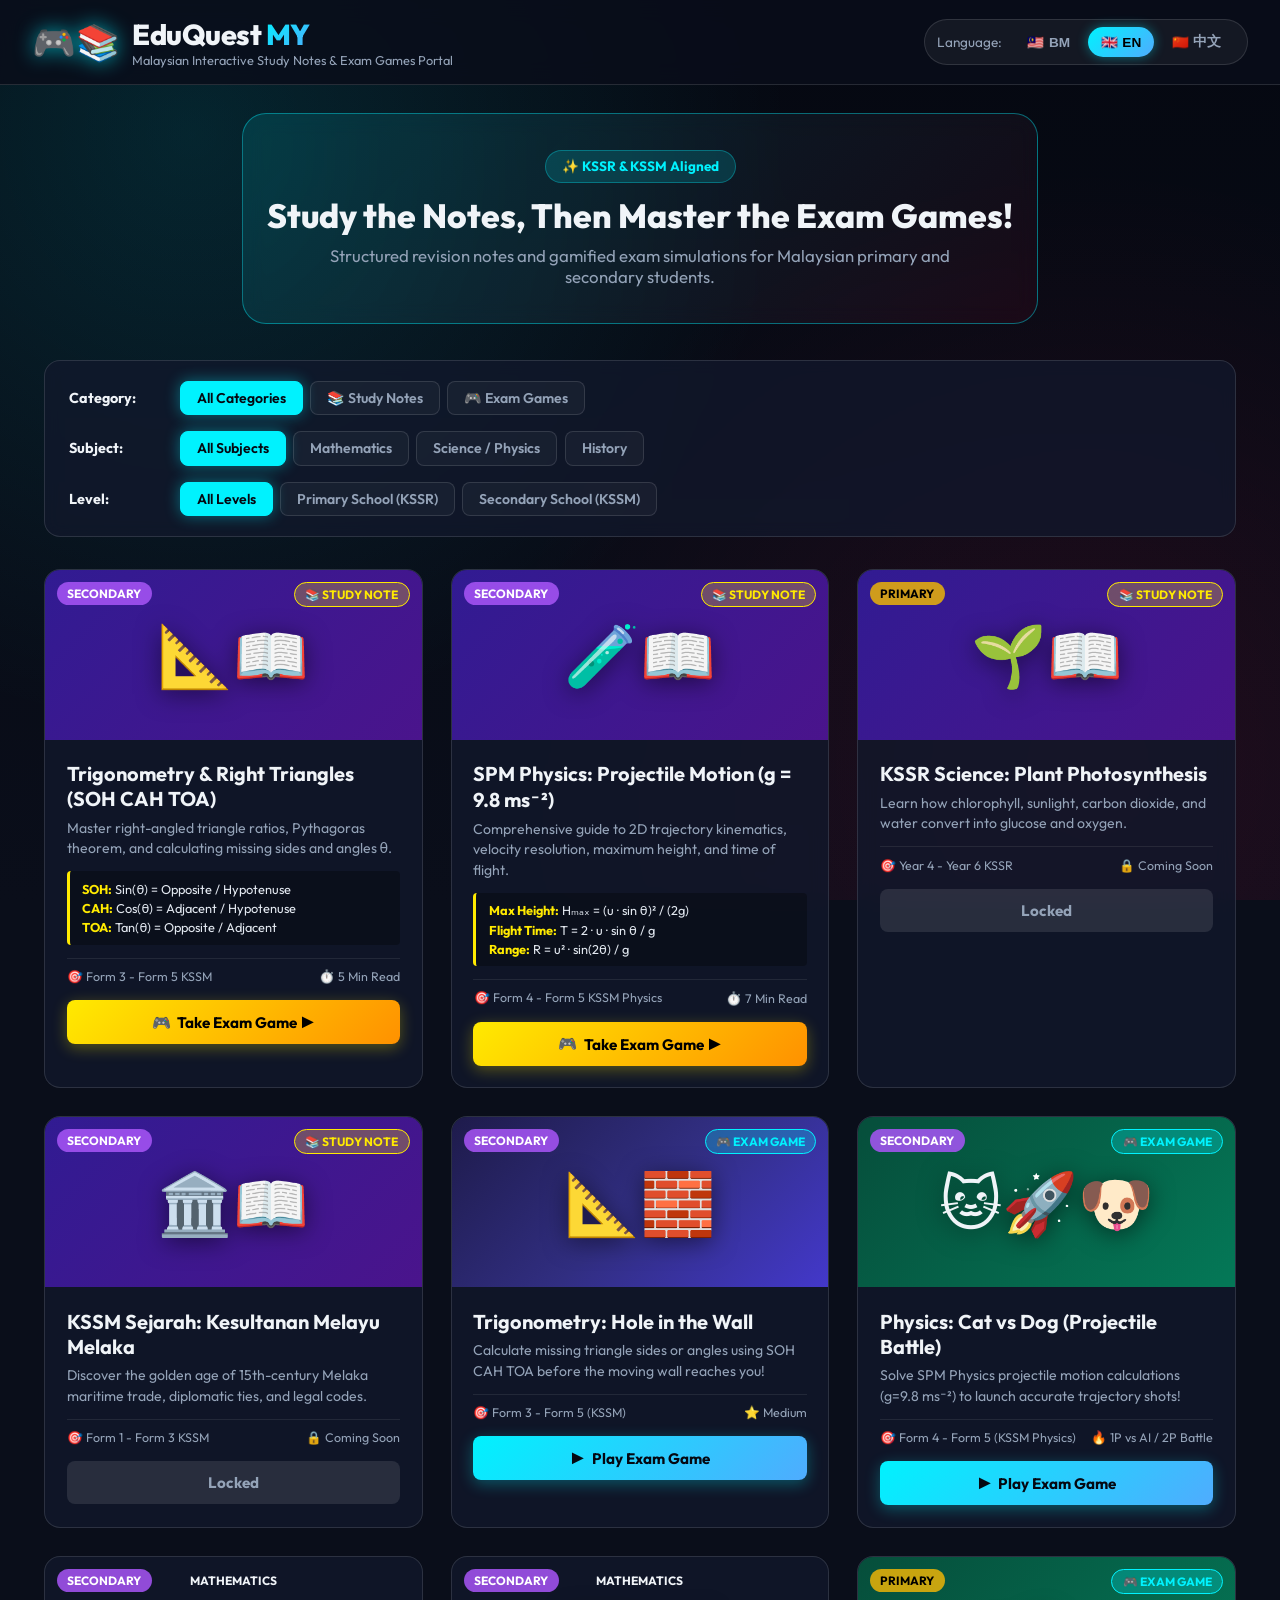
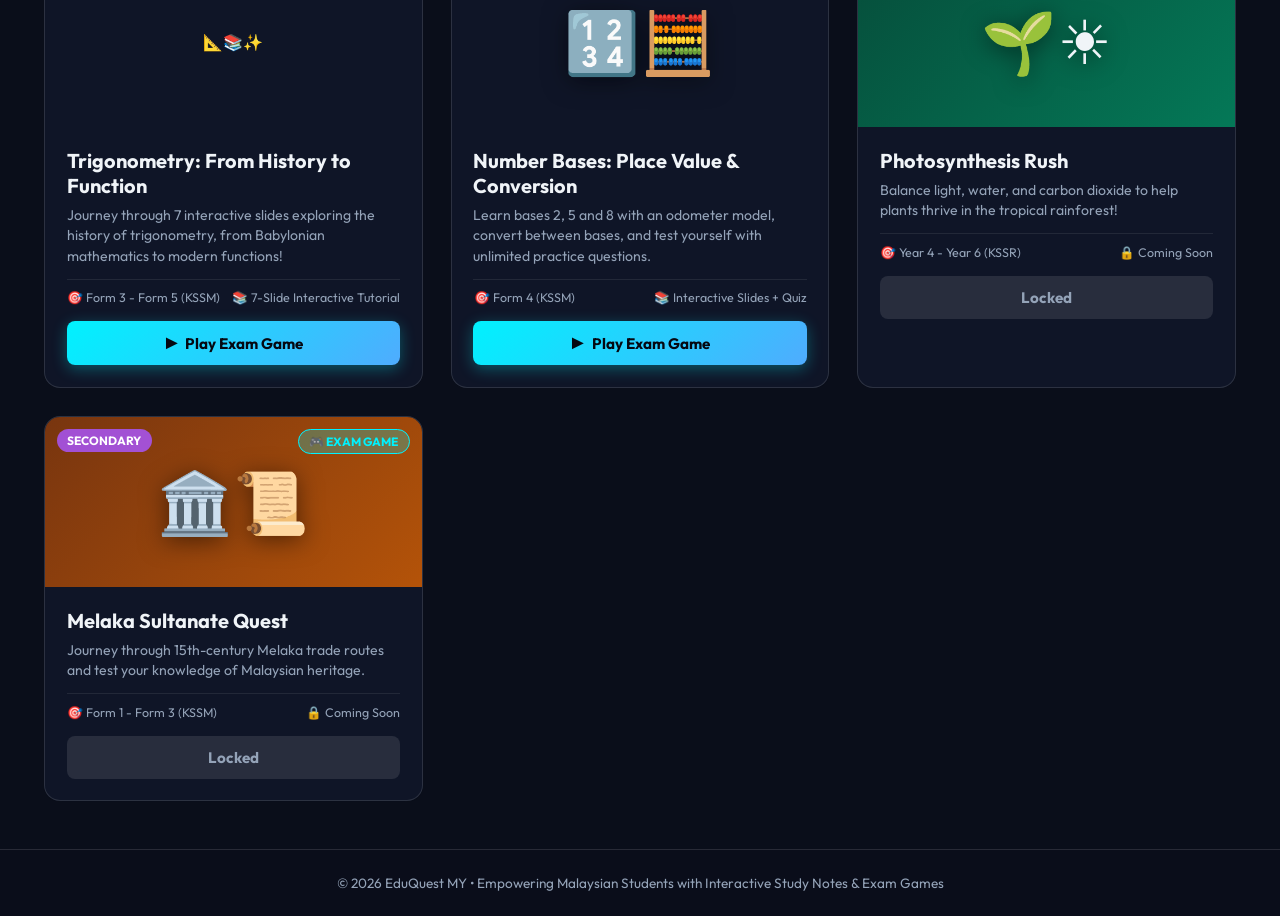
<file: index.html>
<!DOCTYPE html>
<html lang="en">
<head>
  <meta charset="UTF-8">
  <meta name="viewport" content="width=device-width, initial-scale=1.0">
  <title>EduQuest MY - Malaysian Educational Portal & Exam Arcade</title>
  <link rel="preconnect" href="https://fonts.googleapis.com">
  <link rel="preconnect" href="https://fonts.gstatic.com" crossorigin>
  <link href="https://fonts.googleapis.com/css2?family=Outfit:wght@300;400;600;700;800&family=Plus+Jakarta+Sans:wght@400;600;700&display=swap" rel="stylesheet">
  <link rel="stylesheet" href="style.css">
</head>
<body>
  <!-- Header & Navigation -->
  <header class="navbar">
    <div class="nav-container">
      <div class="logo">
        <span class="logo-icon">🎮📚</span>
        <div class="logo-text">
          <h1>EduQuest <span class="highlight">MY</span></h1>
          <p class="tagline" data-i18n="tagline">Malaysian Interactive Study Notes & Exam Games Portal</p>
        </div>
      </div>

      <!-- Language Selector -->
      <div class="lang-selector">
        <span class="lang-label" data-i18n="selectLanguage">Language:</span>
        <div class="lang-buttons">
          <button class="lang-btn" data-lang="bm" title="Bahasa Malaysia">
            <span class="flag">🇲🇾</span> BM
          </button>
          <button class="lang-btn active" data-lang="en" title="English">
            <span class="flag">🇬🇧</span> EN
          </button>
          <button class="lang-btn" data-lang="cn" title="Mandarin">
            <span class="flag">🇨🇳</span> 中文
          </button>
        </div>
      </div>
    </div>
  </header>

  <!-- Hero Banner -->
  <section class="hero">
    <div class="hero-content">
      <span class="badge" data-i18n="heroBadge">✨ KSSR & KSSM Aligned</span>
      <h2 data-i18n="heroTitle">Study the Notes, Then Master the Exam Games!</h2>
      <p data-i18n="heroDesc">Structured revision notes and gamified exam simulations for Malaysian primary and secondary students.</p>
    </div>
  </section>

  <!-- Main Content Container -->
  <main class="main-container">
    <!-- Structured Filter Toolbar (Category, Subject, Level) -->
    <section class="filter-section">
      <!-- 1. Category Filter (Study Notes vs Exam Games) -->
      <div class="filter-group">
        <span class="filter-label" data-i18n="categoryLabel">Category:</span>
        <div class="tabs" id="category-tabs">
          <button class="tab-btn active" data-category="all" data-i18n="catAll">All Categories</button>
          <button class="tab-btn" data-category="notes" data-i18n="catNotes">📚 Study Notes</button>
          <button class="tab-btn" data-category="games" data-i18n="catGames">🎮 Exam Games</button>
        </div>
      </div>

      <!-- 2. Subject Filter -->
      <div class="filter-group">
        <span class="filter-label" data-i18n="subjectLabel">Subject:</span>
        <div class="tabs" id="subject-tabs">
          <button class="tab-btn active" data-subject="all" data-i18n="allSubjects">All Subjects</button>
          <button class="tab-btn" data-subject="math" data-i18n="subjectMath">Mathematics</button>
          <button class="tab-btn" data-subject="science" data-i18n="subjectScience">Science / Physics</button>
          <button class="tab-btn" data-subject="history" data-i18n="subjectHistory">History</button>
        </div>
      </div>

      <!-- 3. Level Filter -->
      <div class="filter-group">
        <span class="filter-label" data-i18n="levelLabel">Level:</span>
        <div class="tabs" id="level-tabs">
          <button class="tab-btn active" data-level="all" data-i18n="allLevels">All Levels</button>
          <button class="tab-btn" data-level="primary" data-i18n="levelPrimary">Primary (Sekolah Rendah)</button>
          <button class="tab-btn" data-level="secondary" data-i18n="levelSecondary">Secondary (Sekolah Menengah)</button>
        </div>
      </div>
    </section>

    <!-- Unified Cards Grid (Notes & Games) -->
    <section class="card-grid" id="portal-grid">

      <!-- ==================== STUDY NOTES CATEGORY ==================== -->
      
      <!-- Note Card 1: Trigonometry Revision Notes -->
      <article class="portal-card note-card" data-category="notes" data-subject="math" data-level="secondary">
        <div class="card-media note-bg">
          <div class="card-badge secondary" data-i18n="tagSecondary">Secondary</div>
          <div class="card-badge note-tag" data-i18n="tagStudyNote">📚 Study Note</div>
          <div class="preview-icon">📐📖</div>
        </div>
        <div class="card-content">
          <h3 data-i18n="note1Title">Trigonometry & Right Triangles (SOH CAH TOA)</h3>
          <p class="card-desc" data-i18n="note1Desc">Master right-angled triangle ratios, Pythagoras theorem, and calculating missing sides and angles θ.</p>
          <div class="note-summary">
            <ul>
              <li><strong>SOH:</strong> Sin(θ) = Opposite / Hypotenuse</li>
              <li><strong>CAH:</strong> Cos(θ) = Adjacent / Hypotenuse</li>
              <li><strong>TOA:</strong> Tan(θ) = Opposite / Adjacent</li>
            </ul>
          </div>
          <div class="card-meta">
            <span>🎯 Form 3 - Form 5 KSSM</span>
            <span>⏱️ 5 Min Read</span>
          </div>
          <button class="play-btn cta-exam-btn" onclick="openGameModal('games/math-trigo-wall/index.html', 'Trigonometry: Hole in the Wall')">
            <span>🎮</span> <span data-i18n="testExamBtn">Take Exam Game ▶</span>
          </button>
        </div>
      </article>

      <!-- Note Card 2: SPM Physics Projectile Motion Notes -->
      <article class="portal-card note-card" data-category="notes" data-subject="science" data-level="secondary">
        <div class="card-media note-bg">
          <div class="card-badge secondary" data-i18n="tagSecondary">Secondary</div>
          <div class="card-badge note-tag" data-i18n="tagStudyNote">📚 Study Note</div>
          <div class="preview-icon">🧪📖</div>
        </div>
        <div class="card-content">
          <h3 data-i18n="note2Title">SPM Physics: Projectile Motion (g = 9.8 ms⁻²)</h3>
          <p class="card-desc" data-i18n="note2Desc">Comprehensive guide to 2D trajectory kinematics, velocity resolution, maximum height, and time of flight.</p>
          <div class="note-summary">
            <ul>
              <li><strong>Max Height:</strong> Hₘₐₓ = (u · sin θ)² / (2g)</li>
              <li><strong>Flight Time:</strong> T = 2 · u · sin θ / g</li>
              <li><strong>Range:</strong> R = u² · sin(2θ) / g</li>
            </ul>
          </div>
          <div class="card-meta">
            <span>🎯 Form 4 - Form 5 KSSM Physics</span>
            <span>⏱️ 7 Min Read</span>
          </div>
          <button class="play-btn cta-exam-btn" onclick="openGameModal('games/physics-cat-dog/index.html', 'Physics: Cat vs Dog - Projectile Battle')">
            <span>🎮</span> <span data-i18n="testExamBtn">Take Exam Game ▶</span>
          </button>
        </div>
      </article>

      <!-- Note Card 3: Primary Science Photosynthesis (Preview Note) -->
      <article class="portal-card note-card coming-soon" data-category="notes" data-subject="science" data-level="primary">
        <div class="card-media note-bg">
          <div class="card-badge primary" data-i18n="tagPrimary">Primary</div>
          <div class="card-badge note-tag" data-i18n="tagStudyNote">📚 Study Note</div>
          <div class="preview-icon">🌱📖</div>
        </div>
        <div class="card-content">
          <h3 data-i18n="note3Title">KSSR Science: Plant Photosynthesis</h3>
          <p class="card-desc" data-i18n="note3Desc">Learn how chlorophyll, sunlight, carbon dioxide, and water convert into glucose and oxygen.</p>
          <div class="card-meta">
            <span>🎯 Year 4 - Year 6 KSSR</span>
            <span>🔒 <span data-i18n="comingSoon">Coming Soon</span></span>
          </div>
          <button class="play-btn disabled" disabled>
            <span data-i18n="locked">Locked</span>
          </button>
        </div>
      </article>

      <!-- Note Card 4: Form 1-3 History Melaka Sultanate (Preview Note) -->
      <article class="portal-card note-card coming-soon" data-category="notes" data-subject="history" data-level="secondary">
        <div class="card-media note-bg">
          <div class="card-badge secondary" data-i18n="tagSecondary">Secondary</div>
          <div class="card-badge note-tag" data-i18n="tagStudyNote">📚 Study Note</div>
          <div class="preview-icon">🏛️📖</div>
        </div>
        <div class="card-content">
          <h3 data-i18n="note4Title">KSSM Sejarah: Kesultanan Melayu Melaka</h3>
          <p class="card-desc" data-i18n="note4Desc">Discover the golden age of 15th-century Melaka maritime trade, diplomatic ties, and legal codes.</p>
          <div class="card-meta">
            <span>🎯 Form 1 - Form 3 KSSM</span>
            <span>🔒 <span data-i18n="comingSoon">Coming Soon</span></span>
          </div>
          <button class="play-btn disabled" disabled>
            <span data-i18n="locked">Locked</span>
          </button>
        </div>
      </article>


      <!-- ==================== EXAM GAMES CATEGORY ==================== -->

      <!-- Game Card 1: Trigonometry Hole in the Wall (ACTIVE) -->
      <article class="portal-card game-card" data-category="games" data-subject="math" data-level="secondary">
        <div class="card-media trigo-bg">
          <div class="card-badge secondary" data-i18n="tagSecondary">Secondary</div>
          <div class="card-badge game-tag" data-i18n="tagExamGame">🎮 Exam Game</div>
          <div class="preview-icon">📐🧱</div>
        </div>
        <div class="card-content">
          <h3 data-i18n="game1Title">Trigonometry: Hole in the Wall</h3>
          <p class="card-desc" data-i18n="game1Desc">Calculate missing triangle sides or angles using SOH CAH TOA before the moving wall reaches you!</p>
          <div class="card-meta">
            <span>🎯 Form 3 - Form 5 (KSSM)</span>
            <span>⭐ <span data-i18n="diffMedium">Medium</span></span>
          </div>
          <button class="play-btn" onclick="openGameModal('games/math-trigo-wall/index.html', 'Trigonometry: Hole in the Wall')">
            <span>▶</span> <span data-i18n="playButton">Play Exam Game</span>
          </button>
        </div>
      </article>

      <!-- Game Card 2: Physics Cat vs Dog Projectile Battle (ACTIVE) -->
      <article class="portal-card game-card" data-category="games" data-subject="science" data-level="secondary">
        <div class="card-media science-bg">
          <div class="card-badge secondary" data-i18n="tagSecondary">Secondary</div>
          <div class="card-badge game-tag" data-i18n="tagExamGame">🎮 Exam Game</div>
          <div class="preview-icon">🐱🚀🐶</div>
        </div>
        <div class="card-content">
          <h3 data-i18n="game4Title">Physics: Cat vs Dog (Projectile Battle)</h3>
          <p class="card-desc" data-i18n="game4Desc">Solve SPM Physics projectile motion calculations (g=9.8 ms⁻²) to launch accurate trajectory shots!</p>
          <div class="card-meta">
            <span>🎯 Form 4 - Form 5 (KSSM Physics)</span>
            <span>🔥 1P vs AI / 2P Battle</span>
          </div>
          <button class="play-btn" onclick="openGameModal('games/physics-cat-dog/index.html', 'Physics: Cat vs Dog - Projectile Battle')">
            <span>▶</span> <span data-i18n="playButton">Play Exam Game</span>
          </button>
        </div>
      </article>

      <!-- Game Card 3: Trigonometry Interactive Slide -->
      <article class="portal-card game-card" data-category="games" data-subject="math" data-level="secondary">
        <div class="card-media math-bg">
          <div class="card-badge secondary" data-i18n="tagSecondary">Secondary</div>
          <div class="card-badge math" data-i18n="tagMath">Mathematics</div>
          <div class="game-preview-icon">📐📚✨</div>
        </div>
        <div class="card-content">
          <h3 data-i18n="trigoSlideTitle">Trigonometry: From History to Function</h3>
          <p class="card-desc" data-i18n="trigoSlideDesc">Journey through 7 interactive slides exploring the history of trigonometry, from Babylonian mathematics to modern functions!</p>
          <div class="card-meta">
            <span>🎯 Form 3 - Form 5 (KSSM)</span>
            <span>📚 7-Slide Interactive Tutorial</span>
          </div>
          <button class="play-btn" onclick="openGameModal('games/trigo-interactive-slide/index.html', 'Trigonometry: From History to Function')">
            <span>▶</span> <span data-i18n="playButton">Play Game</span>
          </button>
        </div>
      </article>

      <!-- Game Card 3b: Number Bases (Form 4) -->
      <article class="portal-card game-card" data-category="games" data-subject="math" data-level="secondary">
        <div class="card-media math-bg">
          <div class="card-badge secondary" data-i18n="tagSecondary">Secondary</div>
          <div class="card-badge math" data-i18n="tagMath">Mathematics</div>
          <div class="preview-icon">🔢🧮</div>
        </div>
        <div class="card-content">
          <h3 data-i18n="numberBasesTitle">Number Bases: Place Value & Conversion</h3>
          <p class="card-desc" data-i18n="numberBasesDesc">Learn bases 2, 5 and 8 with an odometer model, convert between bases, and test yourself with unlimited practice questions.</p>
          <div class="card-meta">
            <span>🎯 Form 4 (KSSM)</span>
            <span>📚 Interactive Slides + Quiz</span>
          </div>
          <button class="play-btn" onclick="openGameModal('games/number-bases/index.html', 'Number Bases: Place Value & Conversion')">
            <span>▶</span> <span data-i18n="playButton">Play Exam Game</span>
          </button>
        </div>
      </article>

      <!-- Game Card 4: Science Lab - Photosynthesis Rush (COMING SOON) -->
      <article class="portal-card game-card coming-soon" data-category="games" data-subject="science" data-level="primary">
        <div class="card-media science-bg">
          <div class="card-badge primary" data-i18n="tagPrimary">Primary</div>
          <div class="card-badge game-tag" data-i18n="tagExamGame">🎮 Exam Game</div>
          <div class="preview-icon">🌱☀️</div>
        </div>
        <div class="card-content">
          <h3 data-i18n="game2Title">Photosynthesis Rush</h3>
          <p class="card-desc" data-i18n="game2Desc">Balance light, water, and carbon dioxide to help plants thrive in the tropical rainforest!</p>
          <div class="card-meta">
            <span>🎯 Year 4 - Year 6 (KSSR)</span>
            <span>🔒 <span data-i18n="comingSoon">Coming Soon</span></span>
          </div>
          <button class="play-btn disabled" disabled>
            <span data-i18n="locked">Locked</span>
          </button>
        </div>
      </article>

      <!-- Game Card 5: Sejarah Time Travel (COMING SOON) -->
      <article class="portal-card game-card coming-soon" data-category="games" data-subject="history" data-level="secondary">
        <div class="card-media history-bg">
          <div class="card-badge secondary" data-i18n="tagSecondary">Secondary</div>
          <div class="card-badge game-tag" data-i18n="tagExamGame">🎮 Exam Game</div>
          <div class="preview-icon">🏛️📜</div>
        </div>
        <div class="card-content">
          <h3 data-i18n="game3Title">Melaka Sultanate Quest</h3>
          <p class="card-desc" data-i18n="game3Desc">Journey through 15th-century Melaka trade routes and test your knowledge of Malaysian heritage.</p>
          <div class="card-meta">
            <span>🎯 Form 1 - Form 3 (KSSM)</span>
            <span>🔒 <span data-i18n="comingSoon">Coming Soon</span></span>
          </div>
          <button class="play-btn disabled" disabled>
            <span data-i18n="locked">Locked</span>
          </button>
        </div>
      </article>

    </section>
  </main>

  <!-- Fullscreen Iframe Game Modal -->
  <div class="modal-overlay" id="game-modal" aria-hidden="true">
    <div class="modal-container">
      <div class="modal-header">
        <div class="modal-title">
          <span class="modal-icon">🎮</span>
          <span id="modal-game-title">EduQuest Game Launcher</span>
        </div>
        <div class="modal-actions">
          <button class="modal-btn key-out-btn" onclick="closeGameModal()">
            <span class="key-icon">🚪</span> <span data-i18n="exitGame">Exit / Key Out</span> (ESC)
          </button>
        </div>
      </div>
      <div class="modal-body">
        <iframe id="game-iframe" src="about:blank" title="Educational Game" allow="fullscreen"></iframe>
      </div>
    </div>
  </div>

  <!-- Footer -->
  <footer class="footer">
    <p>© 2026 EduQuest MY • Empowering Malaysian Students with Interactive Study Notes & Exam Games</p>
  </footer>

  <script src="portal.js"></script>
</body>
</html>
</file>
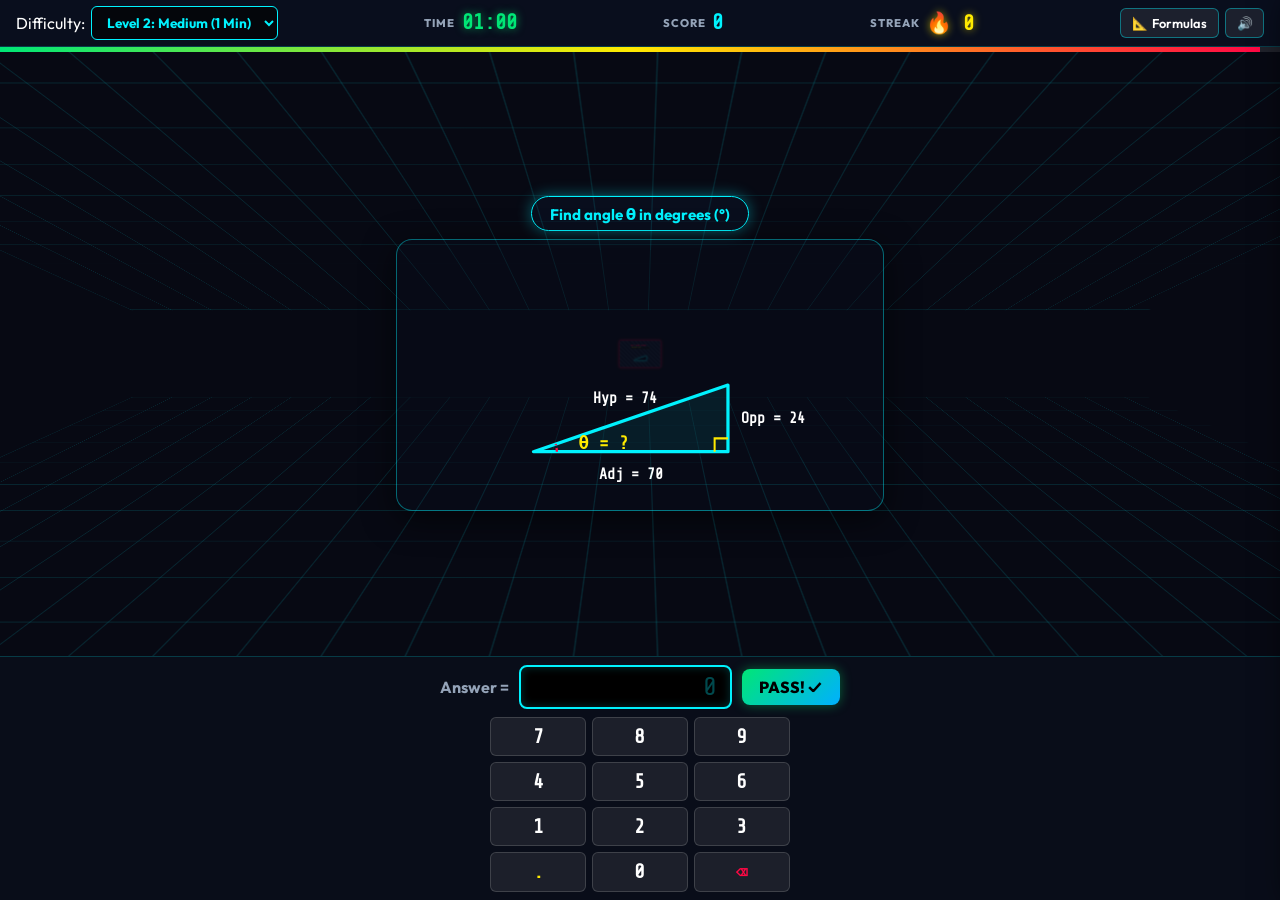
<file: games/math-trigo-wall/index.html>
<!DOCTYPE html>
<html lang="en">
<head>
  <meta charset="UTF-8">
  <meta name="viewport" content="width=device-width, initial-scale=1.0">
  <title>Trigonometry: Hole in the Wall</title>
  <link rel="preconnect" href="https://fonts.googleapis.com">
  <link rel="preconnect" href="https://fonts.gstatic.com" crossorigin>
  <link href="https://fonts.googleapis.com/css2?family=Outfit:wght@400;600;700;800&family=Share+Tech+Mono&display=swap" rel="stylesheet">
  <link rel="stylesheet" href="style.css">
</head>
<body>
  <div class="game-container">
    <!-- Top HUD Header -->
    <header class="game-hud">
      <div class="hud-item level-selector-container">
        <label for="difficulty-select" data-i18n="difficulty">Difficulty:</label>
        <select id="difficulty-select" class="diff-select">
          <option value="1" data-i18n="diffEasy">Level 1: Easy (2 min)</option>
          <option value="2" data-i18n="diffMedium" selected>Level 2: Medium (1 min)</option>
          <option value="3" data-i18n="diffHard">Level 3: Hard (30 sec)</option>
        </select>
      </div>

      <div class="hud-item timer-box">
        <span class="hud-label" data-i18n="timeLabel">TIME</span>
        <span id="digital-timer-display" class="hud-value timer-glow">01:00</span>
      </div>

      <div class="hud-item score-box">
        <span class="hud-label" data-i18n="score">SCORE</span>
        <span id="score-display" class="hud-value">0</span>
      </div>

      <div class="hud-item combo-box">
        <span class="hud-label" data-i18n="streak">STREAK</span>
        <span id="streak-display" class="hud-value streak-glow">🔥 0</span>
      </div>

      <div class="hud-actions">
        <button id="toggle-formula-btn" class="hud-btn formula-btn" title="Formula Cheat Sheet">
          <span class="btn-icon">📐</span> <span data-i18n="formulaBtn">Formulas</span>
        </button>
        <button id="audio-btn" class="hud-btn audio-btn" title="Toggle Mute">
          <span id="audio-icon">🔊</span>
        </button>
      </div>
    </header>

    <!-- Timer / Wall Speed Progress Bar -->
    <div class="timer-bar-container">
      <div id="timer-bar" class="timer-bar"></div>
    </div>

    <!-- Main Game Viewport (3D Corridor & Animated Wall) -->
    <main class="viewport">
      <!-- 3D Perspective Stage -->
      <div class="stage-3d">
        <!-- Grid Floor & Ceiling -->
        <div class="grid-ceiling"></div>
        <div class="grid-floor"></div>

        <!-- Animated Approaching Wall -->
        <div id="approaching-wall" class="wall-3d">
          <div class="wall-face">
            <div class="wall-title" data-i18n="wallWarning">WALL APPROACHING!</div>
            <div id="wall-distance-tag" class="wall-distance">DISTANCE: 100m</div>
            <!-- SVG Cutout Hole preview on the wall -->
            <svg id="wall-hole-svg" class="wall-hole-svg" viewBox="0 0 220 150">
              <!-- Rendered dynamically -->
            </svg>
          </div>
        </div>

        <!-- Player Station / Triangle Display -->
        <div class="player-station">
          <div class="question-header">
            <span id="question-text" class="question-text">Find the missing value!</span>
          </div>

          <!-- Dynamic Interactive SVG Right Triangle -->
          <div class="triangle-card">
            <svg id="triangle-svg" viewBox="0 0 480 270" xmlns="http://www.w3.org/2000/svg">
              <!-- Triangle background & elements rendered dynamically via JavaScript -->
            </svg>
          </div>
        </div>
      </div>
    </main>

    <!-- Bottom Controls & Input Area -->
    <footer class="game-controls">
      <!-- Input Display Box -->
      <div class="input-container">
        <span class="input-prefix" data-i18n="ansLabel">Answer =</span>
        <div id="user-input-display" class="input-display placeholder">0</div>
        <button id="submit-btn" class="submit-action-btn" data-i18n="submit">PASS! ✓</button>
      </div>

      <!-- On-Screen Touch Numpad -->
      <div class="numpad">
        <button class="num-btn" data-val="7">7</button>
        <button class="num-btn" data-val="8">8</button>
        <button class="num-btn" data-val="9">9</button>
        
        <button class="num-btn" data-val="4">4</button>
        <button class="num-btn" data-val="5">5</button>
        <button class="num-btn" data-val="6">6</button>
        
        <button class="num-btn" data-val="1">1</button>
        <button class="num-btn" data-val="2">2</button>
        <button class="num-btn" data-val="3">3</button>
        
        <button class="num-btn action-dot" data-val=".">.</button>
        <button class="num-btn" data-val="0">0</button>
        <button class="num-btn action-back" id="backspace-btn" data-val="back">⌫</button>
      </div>
    </footer>
  </div>

  <!-- Formula Drawer Sidebar -->
  <aside id="formula-drawer" class="formula-drawer" aria-hidden="true">
    <div class="drawer-header">
      <h3 data-i18n="formulaTitle">📐 SOH CAH TOA Formulas</h3>
      <button id="close-formula-btn" class="close-drawer-btn">✕</button>
    </div>
    <div class="drawer-content">
      <div class="formula-card">
        <h4>SOH</h4>
        <p class="formula-eq">Sin(θ) = Opposite / Hypotenuse</p>
        <p class="formula-eq-bm">Sin(θ) = Pertentangan / Hipotenus</p>
      </div>

      <div class="formula-card">
        <h4>CAH</h4>
        <p class="formula-eq">Cos(θ) = Adjacent / Hypotenuse</p>
        <p class="formula-eq-bm">Kos(θ) = Bersebelahan / Hipotenus</p>
      </div>

      <div class="formula-card">
        <h4>TOA</h4>
        <p class="formula-eq">Tan(θ) = Opposite / Adjacent</p>
        <p class="formula-eq-bm">Tan(θ) = Pertentangan / Bersebelahan</p>
      </div>

      <div class="formula-card pythagoras">
        <h4>Pythagoras Theorem</h4>
        <p class="formula-eq">a² + b² = c² (Hypotenuse c)</p>
      </div>

      <div class="formula-tips">
        <p><strong>💡 Tip:</strong> Round angles and side decimals to 2 decimal places if required.</p>
      </div>
    </div>
  </aside>

  <!-- Game Over / Victory Modal -->
  <div id="game-over-modal" class="game-modal-overlay" aria-hidden="true">
    <div class="game-modal-box">
      <div id="modal-status-icon" class="status-icon">💥</div>
      <h2 id="modal-status-title" data-i18n="crashTitle">WALL CRASHED!</h2>
      <p id="modal-status-desc" data-i18n="crashDesc">You didn't match the hole parameters in time.</p>
      
      <div class="modal-stats">
        <div class="stat-row">
          <span data-i18n="finalScore">Final Score:</span>
          <strong id="final-score-val">0</strong>
        </div>
        <div class="stat-row">
          <span data-i18n="maxStreak">Max Streak:</span>
          <strong id="max-streak-val">0</strong>
        </div>
        <div class="stat-row">
          <span data-i18n="correctAnswers">Correct Wall Passes:</span>
          <strong id="passes-val">0</strong>
        </div>
      </div>

      <button id="restart-btn" class="restart-btn" data-i18n="playAgain">Play Again 🔄</button>
    </div>
  </div>

  <script src="game.js"></script>
</body>
</html>
</file>
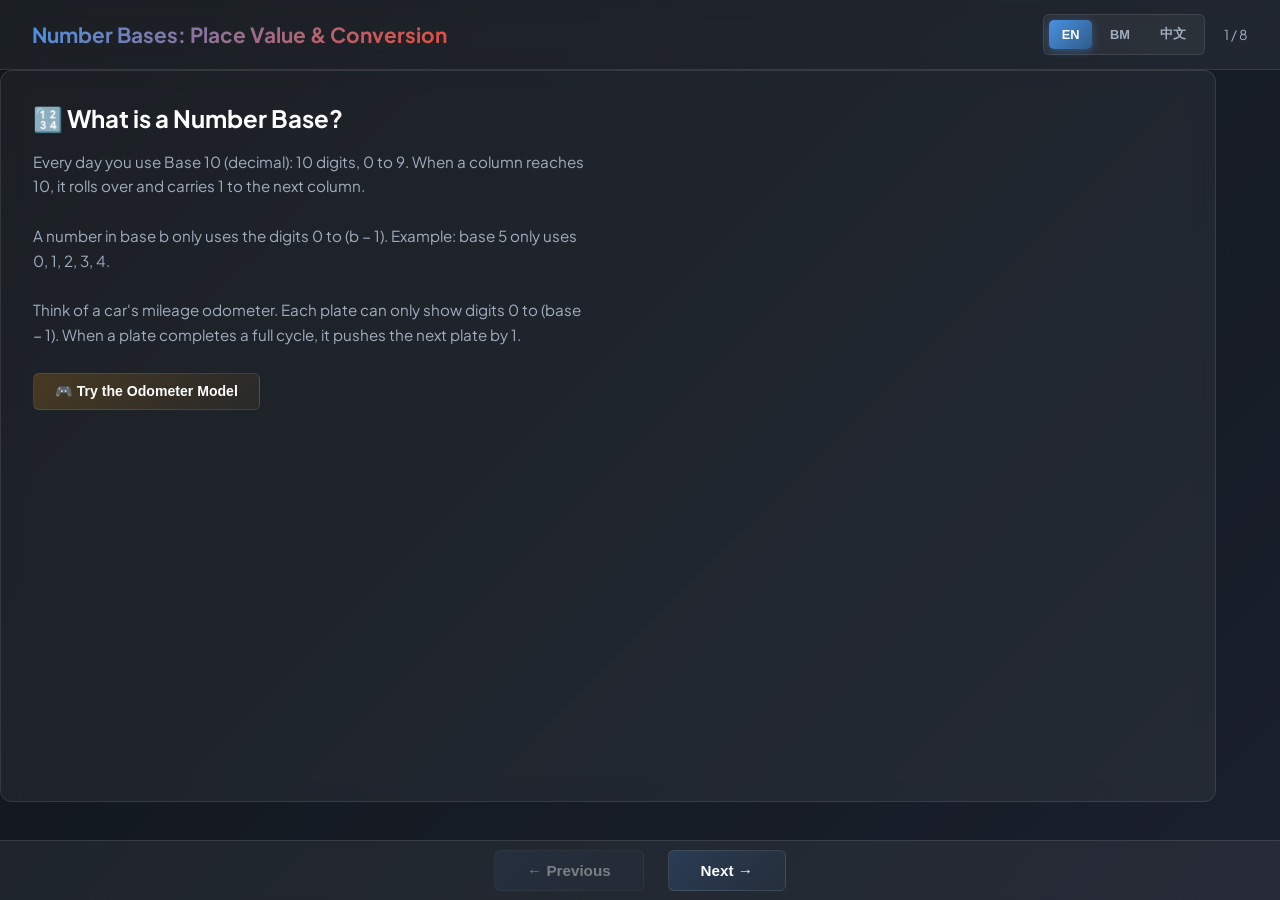
<file: games/number-bases/index.html>
<!DOCTYPE html>
<html lang="en">
<head>
<meta charset="UTF-8">
<meta name="viewport" content="width=device-width, initial-scale=1.0">
<title>Number Bases: Place Value & Conversion</title>
<link rel="preconnect" href="https://fonts.googleapis.com">
<link rel="preconnect" href="https://fonts.gstatic.com" crossorigin>
<link href="https://fonts.googleapis.com/css2?family=Outfit:wght@300;400;600;700;800&family=Plus+Jakarta+Sans:wght@400;600;700&family=Share+Tech+Mono&display=swap" rel="stylesheet">
<link rel="stylesheet" href="style.css">
</head>
<body>
<div class="slide-container">
  <header class="slide-header">
    <div class="header-left"><h1 class="slide-title" data-i18n="mainTitle">Number Bases: Place Value & Conversion</h1></div>
    <div class="header-right">
      <div class="lang-selector">
        <button class="lang-btn active" data-lang="en">EN</button>
        <button class="lang-btn" data-lang="bm">BM</button>
        <button class="lang-btn" data-lang="cn">中文</button>
      </div>
      <div class="progress-info"><span id="current-slide">1</span> / 8</div>
    </div>
  </header>

  <main class="slides-wrapper">

    <!-- SLIDE 1 -->
    <section class="slide active" id="slide-1">
      <div class="slide-content">
        <h2 class="slide-heading" data-i18n="s1Title">What is a Number Base?</h2>
        <div class="slide-row">
          <div class="slide-col">
            <p class="slide-text" data-i18n="s1P1"></p>
            <p class="slide-text" data-i18n="s1P2"></p>
            <p class="slide-text" data-i18n="s1P3"></p>
            <button class="toggle-btn" id="toggle-odo-1" data-i18n="s1Toggle"></button>
          </div>
          <div class="slide-col" id="odo-panel-1" style="display:none;">
            <div class="odo-controls">
              <label><span data-i18n="s1BaseLbl"></span>
                <select id="odo-base-1" class="num-input">
                  <option value="2">2</option><option value="5">5</option>
                  <option value="8" selected>8</option><option value="10">10</option>
                </select>
              </label>
              <button id="odo-inc-1" class="animation-btn" data-i18n="s1Inc"></button>
              <button id="odo-reset-1" class="animation-btn" data-i18n="s1Reset"></button>
            </div>
            <div class="odometer-display" id="odometer-1"></div>
            <p class="odo-readout" id="odo-readout-1"></p>
          </div>
        </div>
      </div>
    </section>

    <!-- SLIDE 2 -->
    <section class="slide" id="slide-2">
      <div class="slide-content">
        <h2 class="slide-heading" data-i18n="s2Title"></h2>
        <div class="slide-row">
          <div class="slide-col">
            <p class="slide-text" data-i18n="s2P1"></p>
            <p class="slide-text small-text" data-i18n="s2Ex"></p>
            <table class="place-table" id="place-table-2"></table>
            <p class="mono expansion-text" id="expansion-example-2"></p>
          </div>
          <div class="slide-col">
            <h3 class="mini-heading" data-i18n="s2Try"></h3>
            <label><span data-i18n="s2Digits"></span>
              <input type="text" id="custom-digits-2" class="num-input" placeholder="101101">
            </label>
            <label><span data-i18n="s2BaseLbl"></span>
              <select id="custom-base-2" class="num-input">
                <option value="2" selected>2</option><option value="3">3</option><option value="4">4</option>
                <option value="5">5</option><option value="6">6</option><option value="7">7</option>
                <option value="8">8</option><option value="9">9</option>
              </select>
            </label>
            <button class="animation-btn" id="show-table-btn-2" data-i18n="s2Show"></button>
            <button class="toggle-btn" id="toggle-odo-2" data-i18n="s2Toggle"></button>
            <div id="odo-panel-2" style="display:none;">
              <div class="odo-controls">
                <button id="odo-inc-2" class="animation-btn" data-i18n="s2Inc"></button>
                <button id="odo-reset-2" class="animation-btn" data-i18n="s2Reset"></button>
              </div>
              <div class="odometer-display" id="odometer-2"></div>
            </div>
          </div>
        </div>
      </div>
    </section>

    <!-- SLIDE 3 -->
    <section class="slide" id="slide-3">
      <div class="slide-content">
        <h2 class="slide-heading" data-i18n="s3Title"></h2>
        <div class="slide-row">
          <div class="slide-col">
            <p class="slide-text" data-i18n="s3P"></p>
            <p class="slide-text small-text" data-i18n="s3Ex1"></p>
            <div class="worked-example" id="worked-3a"></div>
            <p class="slide-text small-text" data-i18n="s3Ex2"></p>
            <div class="worked-example" id="worked-3b"></div>
          </div>
          <div class="slide-col">
            <h3 class="mini-heading" data-i18n="s3Try"></h3>
            <label><span data-i18n="s3Digits"></span>
              <input type="text" id="input-digits-3" class="num-input" placeholder="352">
            </label>
            <label><span data-i18n="s3FromLbl"></span>
              <select id="input-base-3" class="num-input">
                <option value="2">2</option><option value="3">3</option><option value="4">4</option>
                <option value="5">5</option><option value="6">6</option><option value="7">7</option>
                <option value="8" selected>8</option><option value="9">9</option>
              </select>
            </label>
            <button class="animation-btn" id="convert-btn-3" data-i18n="s3Btn"></button>
            <div class="result-box" id="result-3"></div>
          </div>
        </div>
      </div>
    </section>

    <!-- SLIDE 4 -->
    <section class="slide" id="slide-4">
      <div class="slide-content">
        <h2 class="slide-heading" data-i18n="s4Title"></h2>
        <div class="slide-row">
          <div class="slide-col">
            <p class="slide-text" data-i18n="s4P"></p>
            <p class="slide-text small-text" data-i18n="s4Ex"></p>
            <div class="division-ladder" id="ladder-4a"></div>
          </div>
          <div class="slide-col">
            <h3 class="mini-heading" data-i18n="s3Try"></h3>
            <label><span data-i18n="s4NumLbl"></span>
              <input type="number" id="input-num-4" class="num-input" placeholder="45">
            </label>
            <label><span data-i18n="s4ToLbl"></span>
              <select id="input-base-4" class="num-input">
                <option value="2" selected>2</option><option value="3">3</option><option value="4">4</option>
                <option value="5">5</option><option value="6">6</option><option value="7">7</option>
                <option value="8">8</option><option value="9">9</option>
              </select>
            </label>
            <button class="animation-btn" id="convert-btn-4" data-i18n="s4Btn"></button>
            <div class="division-ladder" id="ladder-4b"></div>
          </div>
        </div>
      </div>
    </section>

    <!-- SLIDE 5 -->
    <section class="slide" id="slide-5">
      <div class="slide-content">
        <h2 class="slide-heading" data-i18n="s5Title"></h2>
        <div class="slide-row">
          <div class="slide-col">
            <p class="slide-text" data-i18n="s5P"></p>
            <div class="division-ladder" data-i18n="s5Flow"></div>
            <p class="slide-text small-text" data-i18n="s5Ex"></p>
            <div class="worked-example" id="worked-5"></div>
          </div>
          <div class="slide-col">
            <h3 class="mini-heading" data-i18n="s5Try"></h3>
            <label><span data-i18n="s5DigitsLbl"></span>
              <input type="text" id="chg-digits" class="num-input" placeholder="1011">
            </label>
            <label><span data-i18n="s5FromLbl"></span>
              <select id="chg-from" class="num-input">
                <option value="2" selected>2</option><option value="3">3</option><option value="4">4</option>
                <option value="5">5</option><option value="6">6</option><option value="7">7</option>
                <option value="8">8</option><option value="9">9</option><option value="10">10</option>
              </select>
            </label>
            <label><span data-i18n="s5ToLbl"></span>
              <select id="chg-to" class="num-input">
                <option value="2">2</option><option value="3">3</option><option value="4">4</option>
                <option value="5">5</option><option value="6">6</option><option value="7">7</option>
                <option value="8" selected>8</option><option value="9">9</option><option value="10">10</option>
              </select>
            </label>
            <button class="animation-btn" id="chg-convert" data-i18n="s5Btn"></button>
            <div class="worked-example" id="chg-expansion"></div>
            <div class="division-ladder" id="chg-division"></div>
            <div class="result-box" id="chg-result"></div>
          </div>
        </div>
      </div>
    </section>

    <!-- SLIDE 6 -->
    <section class="slide" id="slide-6">
      <div class="slide-content">
        <h2 class="slide-heading" data-i18n="s6Title"></h2>
        <div class="slide-row">
          <div class="slide-col">
            <p class="slide-text" data-i18n="s6P"></p>
            <table class="place-table">
              <tr><th data-i18n="tblA"></th><th data-i18n="tblB"></th><th data-i18n="tblResult"></th></tr>
              <tr><td>0</td><td>0</td><td>0</td></tr>
              <tr><td>0</td><td>1</td><td>1</td></tr>
              <tr><td>1</td><td>0</td><td>1</td></tr>
              <tr><td>1</td><td>1</td><td data-i18n="r4Carry"></td></tr>
            </table>
            <p class="slide-text small-text" data-i18n-html="s6Odo"></p>
            <p class="slide-text small-text" data-i18n="s6Contoh"></p>
            <div class="worked-example" id="worked-6"></div>
          </div>
          <div class="slide-col">
            <h3 class="mini-heading" data-i18n="s6Step"></h3>
            <label><span data-i18n="numALbl6"></span>
              <input type="text" id="add-a" class="num-input" placeholder="1011">
            </label>
            <label><span data-i18n="numBLbl6"></span>
              <input type="text" id="add-b" class="num-input" placeholder="110">
            </label>
            <div class="odo-controls">
              <button class="animation-btn" id="add-start" data-i18n="btnStart"></button>
              <button class="animation-btn" id="add-next" data-i18n="btnNext"></button>
              <button class="animation-btn" id="add-reset" data-i18n="btnReset"></button>
            </div>
            <div class="column-viz" id="add-viz"></div>
            <div class="division-ladder" id="add-log"></div>
          </div>
        </div>
      </div>
    </section>

    <!-- SLIDE 7 -->
    <section class="slide" id="slide-7">
      <div class="slide-content">
        <h2 class="slide-heading" data-i18n="s7Title"></h2>
        <div class="slide-row">
          <div class="slide-col">
            <p class="slide-text" data-i18n="s7P"></p>
            <table class="place-table">
              <tr><th data-i18n="tblA"></th><th data-i18n="tblB"></th><th data-i18n="tblResult"></th></tr>
              <tr><td>0</td><td>0</td><td>0</td></tr>
              <tr><td>1</td><td>0</td><td>1</td></tr>
              <tr><td>1</td><td>1</td><td>0</td></tr>
              <tr><td>0</td><td>1</td><td data-i18n="r4Borrow"></td></tr>
            </table>
            <p class="slide-text small-text" data-i18n-html="s7Odo"></p>
            <p class="slide-text small-text" data-i18n="s7Contoh"></p>
            <div class="worked-example" id="worked-7"></div>
          </div>
          <div class="slide-col">
            <h3 class="mini-heading" data-i18n="s7Step"></h3>
            <label><span data-i18n="numALbl7"></span>
              <input type="text" id="sub-a" class="num-input" placeholder="1101">
            </label>
            <label><span data-i18n="numBLbl7"></span>
              <input type="text" id="sub-b" class="num-input" placeholder="111">
            </label>
            <div class="odo-controls">
              <button class="animation-btn" id="sub-start" data-i18n="btnStart"></button>
              <button class="animation-btn" id="sub-next" data-i18n="btnNext"></button>
              <button class="animation-btn" id="sub-reset" data-i18n="btnReset"></button>
            </div>
            <div class="column-viz" id="sub-viz"></div>
            <div class="division-ladder" id="sub-log"></div>
          </div>
        </div>
      </div>
    </section>

    <!-- SLIDE 8 -->
    <section class="slide" id="slide-8">
      <div class="slide-content">
        <h2 class="slide-heading" data-i18n="s8Title"></h2>
        <div class="slide-row">
          <div class="slide-col">
            <h3 class="mini-heading" data-i18n="s8Topic"></h3>
            <select id="quiz-topic" class="num-input">
              <option value="toBase10" data-i18n="optToBase10"></option>
              <option value="fromBase10" data-i18n="optFromBase10"></option>
              <option value="addBase2" data-i18n="optAdd"></option>
              <option value="subBase2" data-i18n="optSub"></option>
              <option value="anyBase" data-i18n="optAny"></option>
            </select>
            <button class="animation-btn" id="new-question-btn" data-i18n="btnNewQ"></button>
          </div>
          <div class="slide-col">
            <div class="quiz-box" id="quiz-question-box"></div>
            <input type="text" id="quiz-answer-input" class="num-input" data-i18n-ph="placeholderAns" placeholder="Your answer">
            <button class="animation-btn" id="check-answer-btn" data-i18n="btnCheck"></button>
            <div class="quiz-feedback" id="quiz-feedback"></div>
            <p class="score-text" id="score-text"></p>
          </div>
        </div>
      </div>
    </section>

  </main>

  <footer class="slide-navigation">
    <button class="nav-btn prev-btn" id="prev-btn" data-i18n="prevBtn"></button>
    <button class="nav-btn next-btn" id="next-btn" data-i18n="nextBtn"></button>
  </footer>
</div>
<script src="game.js"></script>
</body>
</html>
</file>
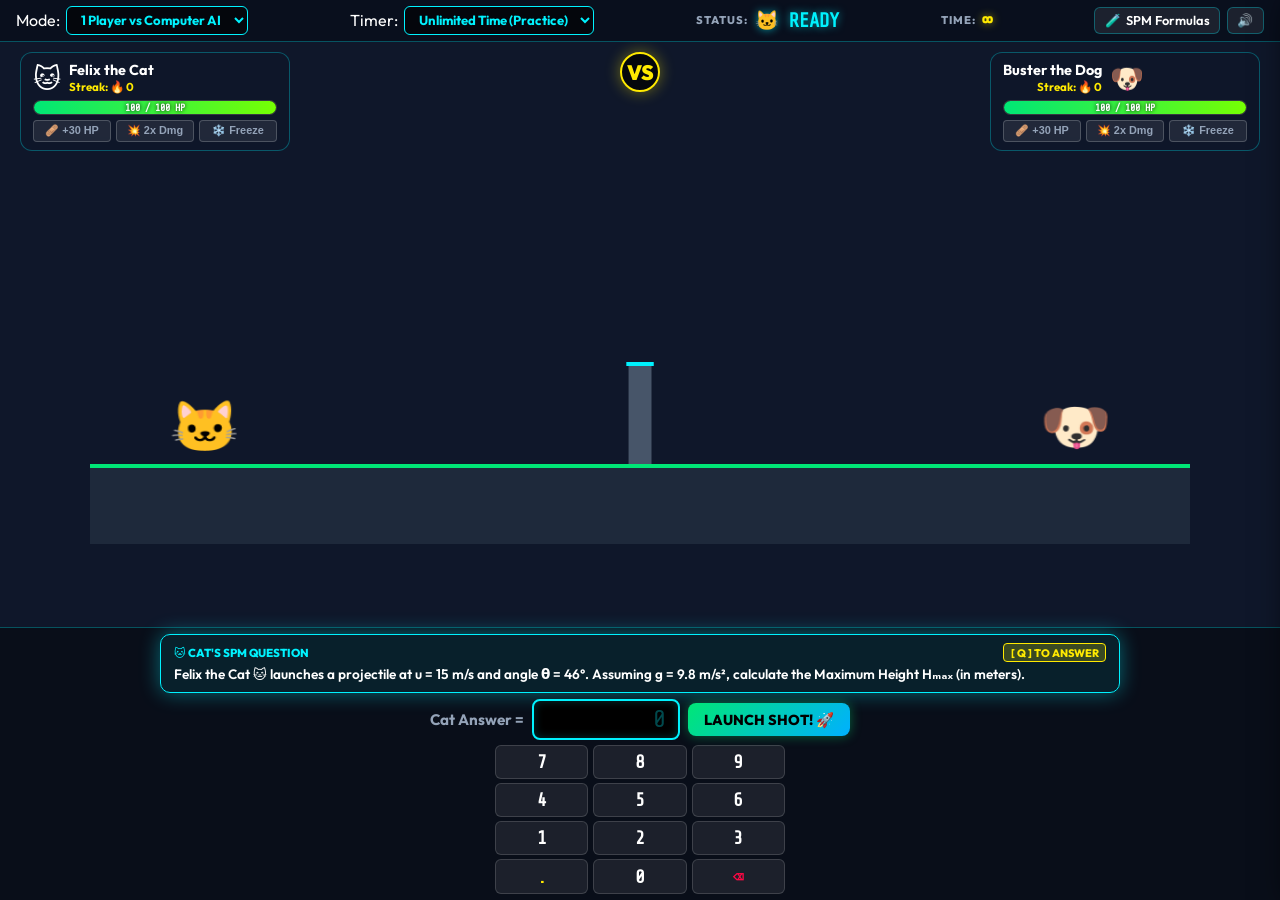
<file: games/physics-cat-dog/index.html>
<!DOCTYPE html>
<html lang="en">
<head>
  <meta charset="UTF-8">
  <meta name="viewport" content="width=device-width, initial-scale=1.0">
  <title>Physics: Cat vs Dog - Projectile Battle</title>
  <link rel="preconnect" href="https://fonts.googleapis.com">
  <link rel="preconnect" href="https://fonts.gstatic.com" crossorigin>
  <link href="https://fonts.googleapis.com/css2?family=Outfit:wght@400;600;700;800&family=Share+Tech+Mono&display=swap" rel="stylesheet">
  <link rel="stylesheet" href="style.css">
</head>
<body>
  <div class="game-container">
    <!-- Top HUD Header -->
    <header class="game-hud">
      <div class="hud-item mode-selector">
        <label for="mode-select" data-i18n="modeLabel">Mode:</label>
        <select id="mode-select" class="hud-select">
          <option value="single" data-i18n="modeSingle" selected>1 Player vs Computer AI</option>
          <option value="pvp" data-i18n="modePvp">2 Player Battle (Q vs P)</option>
        </select>
      </div>

      <div class="hud-item diff-selector" id="diff-selector-container">
        <label for="difficulty-select" data-i18n="diffLabel">Timer:</label>
        <select id="difficulty-select" class="hud-select">
          <option value="infinite" data-i18n="diffPractice" selected>Unlimited Time (Practice)</option>
          <option value="180" data-i18n="diffEasy">Easy (3 Min)</option>
          <option value="120" data-i18n="diffMedium">Medium (2 Min)</option>
          <option value="60" data-i18n="diffHard">Hard (1 Min)</option>
        </select>
      </div>

      <div class="hud-item turn-display">
        <span class="hud-label" data-i18n="currentTurn">STATUS:</span>
        <span id="turn-indicator" class="hud-value cat-turn">🐱 READY</span>
      </div>

      <div class="hud-item timer-box">
        <span class="hud-label" data-i18n="timeLabel">TIME:</span>
        <span id="shot-timer" class="hud-value timer-glow">∞</span>
      </div>

      <div class="hud-actions">
        <button id="toggle-formula-btn" class="hud-btn" title="Physics Formula Sheet">
          <span>🧪</span> <span data-i18n="formulaBtn">SPM Formulas</span>
        </button>
        <button id="audio-btn" class="hud-btn" title="Toggle Mute">
          <span id="audio-icon">🔊</span>
        </button>
      </div>
    </header>

    <!-- Battle Canvas Arena (Cat vs Dog) -->
    <main class="arena-viewport">
      <!-- Health Bars Layer -->
      <div class="health-overlay">
        <!-- Cat Health (Left) -->
        <div class="fighter-status left-status">
          <div class="fighter-info">
            <span class="avatar">🐱</span>
            <div class="name-box">
              <strong data-i18n="catName">Felix the Cat</strong>
              <div class="streak-badge" id="cat-streak">Streak: 🔥 0</div>
            </div>
          </div>
          <div class="hp-bar-container">
            <div id="cat-hp-bar" class="hp-bar" style="width: 100%;"></div>
            <span id="cat-hp-text" class="hp-text">100 / 100 HP</span>
          </div>
          <!-- Powerup Inventory -->
          <div class="powerup-bar" id="cat-powerups">
            <button class="powerup-btn" data-type="heal" data-fighter="cat" title="Heal +30 HP (Requires 3 Streak)" disabled>🩹 +30 HP</button>
            <button class="powerup-btn" data-type="double" data-fighter="cat" title="2x Double Damage (Requires 3 Streak)" disabled>💥 2x Dmg</button>
            <button class="powerup-btn" data-type="freeze" data-fighter="cat" title="Freeze Opponent (Requires 3 Streak)" disabled>❄️ Freeze</button>
          </div>
        </div>

        <!-- VS Badge -->
        <div class="vs-badge">VS</div>

        <!-- Dog Health (Right) -->
        <div class="fighter-status right-status">
          <div class="fighter-info">
            <div class="name-box align-right">
              <strong data-i18n="dogName">Buster the Dog</strong>
              <div class="streak-badge" id="dog-streak">Streak: 🔥 0</div>
            </div>
            <span class="avatar">🐶</span>
          </div>
          <div class="hp-bar-container">
            <div id="dog-hp-bar" class="hp-bar" style="width: 100%;"></div>
            <span id="dog-hp-text" class="hp-text">100 / 100 HP</span>
          </div>
          <!-- Powerup Inventory -->
          <div class="powerup-bar" id="dog-powerups">
            <button class="powerup-btn" data-type="heal" data-fighter="dog" title="Heal +30 HP (Requires 3 Streak)" disabled>🩹 +30 HP</button>
            <button class="powerup-btn" data-type="double" data-fighter="dog" title="2x Double Damage (Requires 3 Streak)" disabled>💥 2x Dmg</button>
            <button class="powerup-btn" data-type="freeze" data-fighter="dog" title="Freeze Opponent (Requires 3 Streak)" disabled>❄️ Freeze</button>
          </div>
        </div>
      </div>

      <!-- 2D Physics Animation Canvas -->
      <canvas id="battle-canvas" width="960" height="420"></canvas>

      <!-- Hotkey Prompt Banner (2 Player Mode) -->
      <div id="hotkey-banner" class="hotkey-banner hidden">
        <span id="hotkey-prompt-text">🐱 Cat press <strong>[ Q ]</strong> | 🐶 Dog press <strong>[ P ]</strong> to answer!</span>
      </div>
    </main>

    <!-- Question & Controls Box -->
    <footer class="game-controls">
      <!-- SPM Physics Question Display Area (Single or Dual Side-by-Side) -->
      <div class="question-area" id="question-area">
        <!-- Cat Question Box (Left) -->
        <div class="question-card cat-card" id="cat-q-card">
          <div class="card-header">
            <span>🐱 CAT'S SPM QUESTION</span>
            <span class="hotkey-tag">[ Q ] TO ANSWER</span>
          </div>
          <p id="cat-question-text" class="spm-question-text">
            Loading Cat's question...
          </p>
        </div>

        <!-- Dog Question Box (Right - 2 Player Mode) -->
        <div class="question-card dog-card" id="dog-q-card">
          <div class="card-header">
            <span>🐶 DOG'S SPM QUESTION</span>
            <span class="hotkey-tag">[ P ] TO ANSWER</span>
          </div>
          <p id="dog-question-text" class="spm-question-text">
            Loading Dog's question...
          </p>
        </div>
      </div>

      <!-- Input Display & Numpad Section -->
      <div class="input-section">
        <div class="input-container">
          <span class="input-prefix" id="active-player-label">Cat Answer =</span>
          <div id="user-input-display" class="input-display placeholder">0</div>
          <button id="submit-btn" class="submit-action-btn" data-i18n="launchBtn">LAUNCH SHOT! 🚀</button>
        </div>

        <!-- Touch Numpad -->
        <div class="numpad">
          <button class="num-btn" data-val="7">7</button>
          <button class="num-btn" data-val="8">8</button>
          <button class="num-btn" data-val="9">9</button>
          
          <button class="num-btn" data-val="4">4</button>
          <button class="num-btn" data-val="5">5</button>
          <button class="num-btn" data-val="6">6</button>
          
          <button class="num-btn" data-val="1">1</button>
          <button class="num-btn" data-val="2">2</button>
          <button class="num-btn" data-val="3">3</button>
          
          <button class="num-btn action-dot" data-val=".">.</button>
          <button class="num-btn" data-val="0">0</button>
          <button class="num-btn action-back" id="backspace-btn" data-val="back">⌫</button>
        </div>
      </div>
    </footer>
  </div>

  <!-- SPM Physics Formula Cheat Sheet Drawer -->
  <aside id="formula-drawer" class="formula-drawer" aria-hidden="true">
    <div class="drawer-header">
      <h3 data-i18n="formulaTitle">🧪 SPM Projectile Motion Formulas</h3>
      <button id="close-formula-btn" class="close-drawer-btn">✕</button>
    </div>
    <div class="drawer-content">
      <div class="formula-card">
        <h4>Gravitational Acceleration</h4>
        <p class="formula-eq">g = 9.8 m/s² (downward)</p>
      </div>

      <div class="formula-card">
        <h4>Velocity Components</h4>
        <p class="formula-eq">uₓ = u · cos(θ)</p>
        <p class="formula-eq">uᵧ = u · sin(θ)</p>
      </div>

      <div class="formula-card">
        <h4>Maximum Height (Hₘₐₓ)</h4>
        <p class="formula-eq">Hₘₐₓ = (u · sin(θ))² / (2g)</p>
      </div>

      <div class="formula-card">
        <h4>Time of Flight (T)</h4>
        <p class="formula-eq">T = 2 · u · sin(θ) / g</p>
      </div>

      <div class="formula-card">
        <h4>Horizontal Range (R)</h4>
        <p class="formula-eq">R = u² · sin(2θ) / g</p>
      </div>

      <div class="formula-tips">
        <p><strong>💡 Tip:</strong> Round answers to 2 decimal places if needed.</p>
      </div>
    </div>
  </aside>

  <!-- Game Over / Victory Modal -->
  <div id="game-over-modal" class="game-modal-overlay" aria-hidden="true">
    <div class="game-modal-box">
      <div id="modal-status-icon" class="status-icon">🏆</div>
      <h2 id="modal-status-title">VICTORY!</h2>
      <p id="modal-status-desc">Cat defeated Dog in the projectile battle!</p>
      
      <div class="modal-stats">
        <div class="stat-row">
          <span>Winner:</span>
          <strong id="winner-val">🐱 Felix the Cat</strong>
        </div>
        <div class="stat-row">
          <span>Rounds Played:</span>
          <strong id="rounds-val">0</strong>
        </div>
      </div>

      <button id="restart-btn" class="restart-btn" data-i18n="playAgain">Play Again 🔄</button>
    </div>
  </div>

  <script src="game.js"></script>
</body>
</html>
</file>
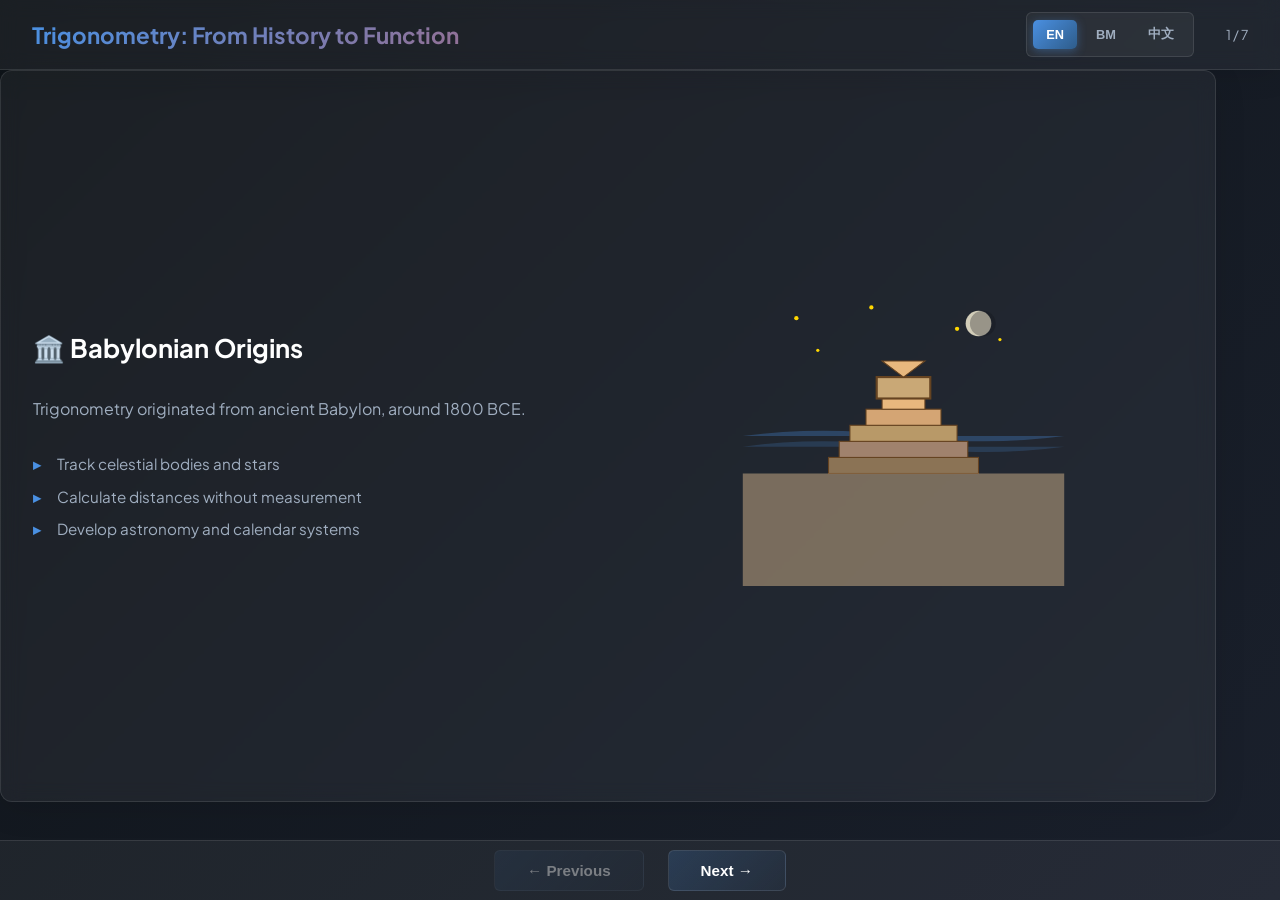
<file: games/trigo-interactive-slide/index.html>
<!DOCTYPE html>
<html lang="en">
<head>
  <meta charset="UTF-8">
  <meta name="viewport" content="width=device-width, initial-scale=1.0">
  <title>Trigonometry: From History to Function</title>
  <link rel="preconnect" href="https://fonts.googleapis.com">
  <link rel="preconnect" href="https://fonts.gstatic.com" crossorigin>
  <link href="https://fonts.googleapis.com/css2?family=Outfit:wght@300;400;600;700;800&family=Plus+Jakarta+Sans:wght@400;600;700&display=swap" rel="stylesheet">
  <link rel="stylesheet" href="style.css">
</head>
<body>
  <div class="slide-container">
    <!-- Navigation Header -->
    <header class="slide-header">
      <div class="header-left">
        <h1 class="slide-title" data-i18n="mainTitle">Trigonometry: From History to Function</h1>
      </div>
      <div class="header-right">
        <div class="lang-selector">
          <button class="lang-btn active" data-lang="en" title="English">EN</button>
          <button class="lang-btn" data-lang="bm" title="Bahasa Malaysia">BM</button>
          <button class="lang-btn" data-lang="cn" title="中文">中文</button>
        </div>
        <div class="progress-info">
          <span class="slide-counter"><span id="current-slide">1</span> / 7</span>
        </div>
      </div>
    </header>

    <!-- Slides Container -->
    <main class="slides-wrapper">
      <!-- ============ SLIDE 1: Babylonian History ============ -->
      <section class="slide active" id="slide-1">
        <div class="slide-content">
          <div class="slide-row">
            <div class="slide-col">
              <h2 class="slide-heading" data-i18n="slide1Title">🏛️ Babylonian Origins</h2>
              <p class="slide-text" data-i18n="slide1Text1">
                Trigonometry originated from ancient Babylon, around 1800 BCE.
              </p>
              <ul class="slide-list">
                <li data-i18n="slide1Bullet1">Track celestial bodies and stars</li>
                <li data-i18n="slide1Bullet2">Calculate distances without measurement</li>
                <li data-i18n="slide1Bullet3">Develop astronomy and calendar systems</li>
              </ul>
            </div>
            <div class="slide-col">
              <svg class="babylon-illustration" viewBox="0 0 300 280" xmlns="http://www.w3.org/2000/svg">
                <!-- River -->
                <path d="M 0 140 Q 75 130, 150 140 T 300 140" fill="#4A90E2" opacity="0.3"/>
                <path d="M 0 150 Q 75 140, 150 150 T 300 150" fill="#4A90E2" opacity="0.2"/>
                
                <!-- Ziggurat (stepped pyramid) -->
                <g id="ziggurat">
                  <rect x="80" y="160" width="140" height="15" fill="#8B7355" stroke="#654321" stroke-width="1"/>
                  <rect x="90" y="145" width="120" height="15" fill="#A0826D" stroke="#654321" stroke-width="1"/>
                  <rect x="100" y="130" width="100" height="15" fill="#B89968" stroke="#654321" stroke-width="1"/>
                  <rect x="115" y="115" width="70" height="15" fill="#D4A574" stroke="#654321" stroke-width="1"/>
                  <rect x="130" y="100" width="40" height="15" fill="#E8B87E" stroke="#654321" stroke-width="1"/>
                </g>
                
                <!-- Temple on top -->
                <rect x="125" y="85" width="50" height="20" fill="#C9A876" stroke="#654321" stroke-width="2"/>
                <polygon points="150,85 130,70 170,70" fill="#E8B87E" stroke="#654321" stroke-width="1"/>
                
                <!-- Stars -->
                <g id="stars" fill="#FFD700">
                  <circle cx="50" cy="30" r="2"/>
                  <circle cx="120" cy="20" r="2"/>
                  <circle cx="200" cy="40" r="2"/>
                  <circle cx="70" cy="60" r="1.5"/>
                  <circle cx="240" cy="50" r="1.5"/>
                </g>
                
                <!-- Moon crescent -->
                <circle cx="220" cy="35" r="12" fill="#FFF8DC" opacity="0.8"/>
                <circle cx="224" cy="35" r="12" fill="#0F1419" opacity="0.3"/>
                
                <!-- Ground -->
                <rect x="0" y="175" width="300" height="105" fill="#D2B48C" opacity="0.5"/>
              </svg>
            </div>
          </div>
        </div>
      </section>

      <!-- ============ SLIDE 2: Sexagesimal System ============ -->
      <section class="slide" id="slide-2">
        <div class="slide-content">
          <h2 class="slide-heading" data-i18n="slide2Title">🔢 Base-60 (Sexagesimal) System</h2>
          
          <div class="slide-row">
            <div class="slide-col">
              <p class="slide-text" data-i18n="slide2Text1">
                Why is 60 special? It divides evenly by many numbers!
              </p>
              <div class="divisibility-box">
                <p data-i18n="slide2Divisible">60 is divisible by:</p>
                <div class="divisibility-list">
                  <div class="div-item">60 ÷ 1 = 60 ✓</div>
                  <div class="div-item">60 ÷ 2 = 30 ✓</div>
                  <div class="div-item">60 ÷ 3 = 20 ✓</div>
                  <div class="div-item">60 ÷ 4 = 15 ✓</div>
                  <div class="div-item">60 ÷ 5 = 12 ✓</div>
                  <div class="div-item">60 ÷ 6 = 10 ✓</div>
                  <div class="div-item">60 ÷ 10 = 6 ✓</div>
                </div>
              </div>
              <p class="slide-text small-text" data-i18n="slide2NoDecimals">
                No decimals needed! Easy to measure anything.
              </p>
            </div>

            <div class="slide-col">
              <p class="slide-text" data-i18n="slide2Triangle">60 equal angles in a triangle:</p>
              <svg class="sexagesimal-viz" viewBox="0 0 200 220" xmlns="http://www.w3.org/2000/svg">
                <!-- Equilateral triangle -->
                <polygon points="100,20 30,180 170,180" fill="none" stroke="#4A90E2" stroke-width="2"/>
                
                <!-- Base line for angles -->
                <line x1="30" y1="180" x2="170" y2="180" stroke="#E74C3C" stroke-width="2" stroke-dasharray="3,3"/>
                
                <!-- Angle divisions -->
                <g stroke="#999" stroke-width="0.5" opacity="0.6">
                  <line x1="30" y1="180" x2="39" y2="177"/><line x1="39" y1="177" x2="46" y2="171"/>
                  <line x1="46" y1="171" x2="53" y2="164"/><line x1="53" y1="164" x2="60" y2="157"/>
                  <line x1="60" y1="157" x2="67" y2="147"/><line x1="67" y1="147" x2="73" y2="138"/>
                </g>
                
                <!-- Main angle arc -->
                <path d="M 50 180 A 20 20 0 0 1 62 160" fill="none" stroke="#E74C3C" stroke-width="2"/>
                <text x="42" y="175" font-size="11" font-weight="bold" fill="#E74C3C">60°</text>
              </svg>
            </div>
          </div>
        </div>
      </section>

      <!-- ============ SLIDE 3: Circle Formation (360°) ============ -->
      <section class="slide" id="slide-3">
        <div class="slide-content">
          <h2 class="slide-heading" data-i18n="slide3Title">⭕ Six Triangles = 360° Circle</h2>
          <p class="slide-text center-text" data-i18n="slide3Text">
            Drag the 6 identical triangles onto the board. Their tips must meet at the centre.
          </p>

          <div class="circle-formation-area">
            <!-- Board: the whole figure is one SVG built by game.js -->
            <div class="circle-target-box" id="circle-target">
              <svg id="circle-board" viewBox="0 0 400 400" xmlns="http://www.w3.org/2000/svg"></svg>
            </div>

            <!-- Pool of draggable triangles -->
            <div class="triangles-source" id="triangles-pool">
              <p class="instruction-text" data-i18n="dragTriangles">Drag triangles to the board:</p>
              <div class="pool-grid" id="pool-grid"></div>
              <p class="placed-count"><span id="placed-count">0</span> / 6</p>
              <button id="reset-circle-btn" class="animation-btn" data-i18n="resetBtn">↻ Reset</button>
            </div>
          </div>

          <div class="feedback-box" id="circle-feedback">
            <p class="success-message" data-i18n="circleComplete">
              ✅ Perfect! 6 × 60° = 360°! That's why a circle is 360 degrees!
            </p>
          </div>
        </div>
      </section>

      <!-- ============ SLIDE 4: Right Triangle Animation ============ -->
      <section class="slide" id="slide-4">
        <div class="slide-content">
          <h2 class="slide-heading" data-i18n="slide4Title">📐 From Equal Triangle to Right Triangle</h2>

          <!-- One SVG scene. Everything inside is drawn by game.js from a single timeline. -->
          <div class="animation-area">
            <svg id="triangle-animation" class="triangle-animation" viewBox="0 0 820 460"
                 preserveAspectRatio="xMidYMid meet" xmlns="http://www.w3.org/2000/svg"></svg>
          </div>

          <!-- Caption lives OUTSIDE the SVG, so text can never overlap the drawing -->
          <div class="s4-caption" id="s4-caption" aria-live="polite"></div>

          <div class="animation-controls">
            <button id="play-animation-btn" class="animation-btn">▶ Play</button>
            <button id="reset-animation-btn" class="animation-btn" data-i18n="restartBtn">↻ Restart</button>
            <input id="s4-slider" class="s4-slider" type="range" min="0" max="1000" value="0" aria-label="Animation progress">
            <span id="s4-time" class="s4-time">0:00 / 0:35</span>
          </div>
        </div>
      </section>

      <!-- ============ PLACEHOLDER SLIDES ============ -->
      <section class="slide" id="slide-5">
        <div class="slide-content">
          <h2 class="slide-heading" style="text-align: center;">🎯 Slide 5: Coming Soon</h2>
          <p class="slide-text" style="text-align: center;">Six Ratios (sin, cos, tan, cosec, sec, cot)</p>
        </div>
      </section>

      <section class="slide" id="slide-6">
        <div class="slide-content">
          <h2 class="slide-heading" style="text-align: center;">📈 Slide 6: Coming Soon</h2>
          <p class="slide-text" style="text-align: center;">Trigonometric Functions</p>
        </div>
      </section>

      <section class="slide" id="slide-7">
        <div class="slide-content">
          <h2 class="slide-heading" style="text-align: center;">❓ Slide 7: Coming Soon</h2>
          <p class="slide-text" style="text-align: center;">Quiz</p>
        </div>
      </section>

    </main>

    <!-- Navigation Buttons -->
    <footer class="slide-navigation">
      <button class="nav-btn prev-btn" id="prev-btn" data-i18n="prevBtn">← Previous</button>
      <button class="nav-btn next-btn" id="next-btn" data-i18n="nextBtn">Next →</button>
    </footer>
  </div>

  <script src="game.js"></script>
</body>
</html>
</file>
<file: style.css>
/* Global Variables & Arcade Glassmorphism Theme */
:root {
  --bg-dark: #0a0e1a;
  --bg-card: rgba(18, 25, 45, 0.75);
  --bg-card-hover: rgba(28, 38, 68, 0.9);
  --border-color: rgba(255, 255, 255, 0.12);
  --border-glow: rgba(0, 242, 254, 0.4);
  
  --primary: #00f2fe;
  --primary-gradient: linear-gradient(135deg, #00f2fe 0%, #4facfe 100%);
  --accent-magenta: #ff0844;
  --accent-magenta-gradient: linear-gradient(135deg, #ff0844 0%, #ffb199 100%);
  --accent-green: #00e676;
  --accent-yellow: #ffea00;
  --accent-purple: #a855f7;
  
  --text-main: #f0f4f8;
  --text-muted: #94a3b8;
  
  --radius-sm: 8px;
  --radius-md: 16px;
  --radius-lg: 24px;
  
  --shadow-glow: 0 8px 32px 0 rgba(0, 242, 254, 0.25);
  --font-main: 'Outfit', 'Plus Jakarta Sans', system-ui, -apple-system, sans-serif;
}

* {
  box-sizing: border-box;
  margin: 0;
  padding: 0;
}

body {
  background-color: var(--bg-dark);
  background-image: 
    radial-gradient(circle at 15% 15%, rgba(0, 242, 254, 0.12) 0%, transparent 45%),
    radial-gradient(circle at 85% 85%, rgba(255, 8, 68, 0.1) 0%, transparent 45%),
    linear-gradient(180deg, #050811 0%, #0a0e1a 100%);
  background-attachment: fixed;
  color: var(--text-main);
  font-family: var(--font-main);
  min-height: 100vh;
  display: flex;
  flex-direction: column;
}

/* Header & Navigation */
.navbar {
  background: rgba(10, 14, 26, 0.85);
  backdrop-filter: blur(12px);
  -webkit-backdrop-filter: blur(12px);
  border-bottom: 1px solid var(--border-color);
  position: sticky;
  top: 0;
  z-index: 100;
  padding: 1rem 2rem;
}

.nav-container {
  max-width: 1240px;
  margin: 0 auto;
  display: flex;
  justify-content: space-between;
  align-items: center;
  flex-wrap: wrap;
  gap: 1rem;
}

.logo {
  display: flex;
  align-items: center;
  gap: 0.75rem;
}

.logo-icon {
  font-size: 2.2rem;
  filter: drop-shadow(0 0 10px rgba(0, 242, 254, 0.6));
  animation: pulseLogo 3s infinite alternate ease-in-out;
}

@keyframes pulseLogo {
  0% { transform: scale(1); }
  100% { transform: scale(1.08); }
}

.logo-text h1 {
  font-size: 1.8rem;
  font-weight: 800;
  letter-spacing: -0.5px;
}

.logo-text .highlight {
  background: var(--primary-gradient);
  -webkit-background-clip: text;
  -webkit-text-fill-color: transparent;
}

.tagline {
  font-size: 0.8rem;
  color: var(--text-muted);
  font-weight: 400;
}

/* Language Selector */
.lang-selector {
  display: flex;
  align-items: center;
  gap: 0.75rem;
  background: rgba(255, 255, 255, 0.05);
  padding: 0.4rem 0.8rem;
  border-radius: 30px;
  border: 1px solid var(--border-color);
}

.lang-label {
  font-size: 0.85rem;
  color: var(--text-muted);
}

.lang-buttons {
  display: flex;
  gap: 0.3rem;
}

.lang-btn {
  background: transparent;
  border: none;
  color: var(--text-muted);
  padding: 0.4rem 0.8rem;
  border-radius: 20px;
  cursor: pointer;
  font-size: 0.85rem;
  font-weight: 600;
  transition: all 0.25s ease;
  display: flex;
  align-items: center;
  gap: 0.3rem;
}

.lang-btn:hover {
  color: var(--text-main);
  background: rgba(255, 255, 255, 0.1);
}

.lang-btn.active {
  background: var(--primary-gradient);
  color: #000;
  box-shadow: 0 0 12px rgba(0, 242, 254, 0.4);
}

/* Hero Section */
.hero {
  max-width: 1240px;
  margin: 1.75rem auto 1rem;
  padding: 0 1.5rem;
  text-align: center;
}

.hero-content {
  background: linear-gradient(135deg, rgba(0, 242, 254, 0.12) 0%, rgba(255, 8, 68, 0.06) 100%);
  border: 1px solid var(--border-glow);
  border-radius: var(--radius-lg);
  padding: 2.25rem 1.5rem;
  backdrop-filter: blur(10px);
}

.badge {
  display: inline-block;
  background: rgba(0, 242, 254, 0.15);
  color: var(--primary);
  border: 1px solid rgba(0, 242, 254, 0.3);
  padding: 0.4rem 1rem;
  border-radius: 50px;
  font-size: 0.85rem;
  font-weight: 700;
  margin-bottom: 0.75rem;
}

.hero h2 {
  font-size: 2.1rem;
  font-weight: 800;
  margin-bottom: 0.5rem;
  line-height: 1.25;
}

.hero p {
  color: var(--text-muted);
  font-size: 1.05rem;
  max-width: 650px;
  margin: 0 auto;
}

/* Main Container */
.main-container {
  max-width: 1240px;
  margin: 1.25rem auto 3rem;
  padding: 0 1.5rem;
  width: 100%;
  flex: 1;
}

/* Filter Toolbar (Category, Subject, Level) */
.filter-section {
  display: flex;
  flex-direction: column;
  gap: 1rem;
  background: var(--bg-card);
  border: 1px solid var(--border-color);
  border-radius: var(--radius-md);
  padding: 1.25rem 1.5rem;
  margin-bottom: 2rem;
  backdrop-filter: blur(8px);
}

.filter-group {
  display: flex;
  align-items: center;
  gap: 1rem;
  flex-wrap: wrap;
}

.filter-label {
  font-weight: 700;
  font-size: 0.9rem;
  min-width: 95px;
  color: var(--text-main);
}

.tabs {
  display: flex;
  gap: 0.45rem;
  flex-wrap: wrap;
}

.tab-btn {
  background: rgba(255, 255, 255, 0.04);
  border: 1px solid var(--border-color);
  color: var(--text-muted);
  padding: 0.45rem 1rem;
  border-radius: var(--radius-sm);
  cursor: pointer;
  font-family: inherit;
  font-size: 0.88rem;
  font-weight: 600;
  transition: all 0.2s ease;
}

.tab-btn:hover {
  background: rgba(255, 255, 255, 0.1);
  color: var(--text-main);
}

.tab-btn.active {
  background: var(--primary);
  color: #050811;
  border-color: var(--primary);
  box-shadow: 0 0 15px rgba(0, 242, 254, 0.4);
}

/* Unified Portal Cards Grid (Notes & Games) */
.card-grid {
  display: grid;
  grid-template-columns: repeat(auto-fill, minmax(340px, 1fr));
  gap: 1.75rem;
}

.portal-card {
  background: var(--bg-card);
  border: 1px solid var(--border-color);
  border-radius: var(--radius-md);
  overflow: hidden;
  transition: all 0.3s ease;
  display: flex;
  flex-direction: column;
  backdrop-filter: blur(10px);
}

.portal-card:hover {
  transform: translateY(-6px);
  border-color: var(--primary);
  box-shadow: 0 12px 30px rgba(0, 242, 254, 0.2);
}

.portal-card.note-card:hover {
  border-color: var(--accent-yellow);
  box-shadow: 0 12px 30px rgba(255, 234, 0, 0.2);
}

.portal-card.hidden {
  display: none;
}

.card-media {
  height: 170px;
  position: relative;
  display: flex;
  align-items: center;
  justify-content: center;
  overflow: hidden;
}

.trigo-bg {
  background: linear-gradient(135deg, #1e1b4b 0%, #312e81 50%, #4338ca 100%);
}

.science-bg {
  background: linear-gradient(135deg, #064e3b 0%, #047857 100%);
}

.history-bg {
  background: linear-gradient(135deg, #78350f 0%, #b45309 100%);
}

.note-bg {
  background: linear-gradient(135deg, #311b92 0%, #4a148c 100%);
}

.card-badge {
  position: absolute;
  top: 12px;
  padding: 0.25rem 0.65rem;
  border-radius: 20px;
  font-size: 0.75rem;
  font-weight: 700;
  text-transform: uppercase;
}

.card-badge.secondary {
  left: 12px;
  background: rgba(168, 85, 247, 0.85);
  color: #fff;
}

.card-badge.primary {
  left: 12px;
  background: rgba(234, 179, 8, 0.85);
  color: #000;
}

.card-badge.note-tag {
  right: 12px;
  background: rgba(255, 234, 0, 0.25);
  color: var(--accent-yellow);
  border: 1px solid var(--accent-yellow);
}

.card-badge.game-tag {
  right: 12px;
  background: rgba(0, 242, 254, 0.25);
  color: var(--primary);
  border: 1px solid var(--primary);
}

.preview-icon {
  font-size: 3.8rem;
  filter: drop-shadow(0 4px 12px rgba(0,0,0,0.5));
}

.card-content {
  padding: 1.35rem;
  display: flex;
  flex-direction: column;
  flex: 1;
}

.card-content h3 {
  font-size: 1.25rem;
  font-weight: 700;
  margin-bottom: 0.4rem;
  color: var(--text-main);
}

.card-desc {
  font-size: 0.88rem;
  color: var(--text-muted);
  line-height: 1.45;
  margin-bottom: 0.8rem;
}

.note-summary {
  background: rgba(0, 0, 0, 0.3);
  border-left: 3px solid var(--accent-yellow);
  padding: 0.6rem 0.8rem;
  border-radius: 4px;
  margin-bottom: 0.8rem;
}

.note-summary ul {
  list-style: none;
  font-size: 0.8rem;
  color: #e2e8f0;
  display: flex;
  flex-direction: column;
  gap: 0.2rem;
}

.note-summary ul li strong {
  color: var(--accent-yellow);
}

.card-meta {
  display: flex;
  justify-content: space-between;
  font-size: 0.78rem;
  color: var(--text-muted);
  padding-top: 0.65rem;
  border-top: 1px solid rgba(255, 255, 255, 0.08);
  margin-bottom: 1rem;
}

.play-btn {
  background: var(--primary-gradient);
  color: #050811;
  border: none;
  padding: 0.75rem 1.1rem;
  border-radius: var(--radius-sm);
  font-family: inherit;
  font-size: 0.95rem;
  font-weight: 700;
  cursor: pointer;
  transition: all 0.2s ease;
  display: flex;
  align-items: center;
  justify-content: center;
  gap: 0.4rem;
  box-shadow: 0 4px 15px rgba(0, 242, 254, 0.3);
  width: 100%;
}

.cta-exam-btn {
  background: linear-gradient(135deg, #ffea00 0%, #ff9100 100%);
  color: #000;
  box-shadow: 0 4px 15px rgba(255, 234, 0, 0.3);
}

.play-btn:hover {
  transform: scale(1.02);
  box-shadow: 0 6px 20px rgba(0, 242, 254, 0.5);
}

.cta-exam-btn:hover {
  box-shadow: 0 6px 20px rgba(255, 234, 0, 0.5);
}

.play-btn.disabled {
  background: rgba(255, 255, 255, 0.1);
  color: var(--text-muted);
  cursor: not-allowed;
  box-shadow: none;
}

/* Fullscreen Modal Launcher */
.modal-overlay {
  position: fixed;
  top: 0;
  left: 0;
  width: 100vw;
  height: 100vh;
  background: rgba(5, 8, 17, 0.92);
  backdrop-filter: blur(16px);
  -webkit-backdrop-filter: blur(16px);
  z-index: 1000;
  display: flex;
  align-items: center;
  justify-content: center;
  opacity: 0;
  pointer-events: none;
  transition: opacity 0.3s ease;
}

.modal-overlay.active {
  opacity: 1;
  pointer-events: auto;
}

.modal-container {
  width: 95vw;
  height: 92vh;
  max-width: 1400px;
  background: #0d1222;
  border: 1px solid var(--border-glow);
  border-radius: var(--radius-md);
  display: flex;
  flex-direction: column;
  overflow: hidden;
  box-shadow: 0 0 50px rgba(0, 242, 254, 0.3);
}

.modal-header {
  background: rgba(18, 25, 45, 0.95);
  padding: 0.8rem 1.25rem;
  display: flex;
  justify-content: space-between;
  align-items: center;
  border-bottom: 1px solid var(--border-color);
}

.modal-title {
  display: flex;
  align-items: center;
  gap: 0.6rem;
  font-weight: 700;
  font-size: 1.1rem;
}

.key-out-btn {
  background: var(--accent-magenta-gradient);
  color: #fff;
  border: none;
  padding: 0.5rem 1rem;
  border-radius: var(--radius-sm);
  font-family: inherit;
  font-weight: 700;
  font-size: 0.9rem;
  cursor: pointer;
  display: flex;
  align-items: center;
  gap: 0.4rem;
  transition: transform 0.2s ease, box-shadow 0.2s ease;
}

.key-out-btn:hover {
  transform: scale(1.04);
  box-shadow: 0 0 15px rgba(255, 8, 68, 0.5);
}

.modal-body {
  flex: 1;
  width: 100%;
  height: 100%;
  background: #000;
}

.modal-body iframe {
  width: 100%;
  height: 100%;
  border: none;
}

/* Footer */
.footer {
  text-align: center;
  padding: 1.5rem;
  background: rgba(10, 14, 26, 0.9);
  border-top: 1px solid var(--border-color);
  color: var(--text-muted);
  font-size: 0.85rem;
}

/* Responsive Breakpoints */
@media (max-width: 768px) {
  .nav-container {
    flex-direction: column;
    align-items: flex-start;
  }
  
  .hero h2 {
    font-size: 1.6rem;
  }
  
  .filter-group {
    flex-direction: column;
    align-items: flex-start;
  }
  
  .modal-container {
    width: 100vw;
    height: 100vh;
    border-radius: 0;
  }
}
</file>
<file: games/math-trigo-wall/style.css>
/* Trigonometry: Hole in the Wall Game Styles - High Contrast 3D & Dynamic Proportional Geometry */
:root {
  --bg-game: #070913;
  --panel-bg: rgba(10, 15, 30, 0.35);
  --panel-border: rgba(0, 242, 254, 0.4);
  --accent-cyan: #00f2fe;
  --accent-magenta: #ff0844;
  --accent-green: #00e676;
  --accent-yellow: #ffea00;
  
  --text-primary: #ffffff;
  --text-muted: #94a3b8;
  
  --font-game: 'Outfit', system-ui, sans-serif;
  --font-digital: 'Share Tech Mono', monospace;
}

* {
  box-sizing: border-box;
  margin: 0;
  padding: 0;
  user-select: none;
}

body {
  background-color: var(--bg-game);
  color: var(--text-primary);
  font-family: var(--font-game);
  height: 100vh;
  width: 100vw;
  overflow: hidden;
}

.game-container {
  display: flex;
  flex-direction: column;
  height: 100vh;
  width: 100vw;
  position: relative;
}

/* Header HUD */
.game-hud {
  background: rgba(10, 15, 30, 0.95);
  border-bottom: 1px solid rgba(0, 242, 254, 0.2);
  padding: 0.4rem 1rem;
  display: flex;
  align-items: center;
  justify-content: space-between;
  gap: 0.75rem;
  z-index: 20;
  flex-wrap: wrap;
}

.hud-item {
  display: flex;
  align-items: center;
  gap: 0.4rem;
}

.diff-select {
  background: rgba(0, 0, 0, 0.6);
  border: 1px solid var(--accent-cyan);
  color: var(--accent-cyan);
  padding: 0.35rem 0.65rem;
  border-radius: 6px;
  font-family: inherit;
  font-weight: 700;
  font-size: 0.85rem;
  cursor: pointer;
}

.hud-label {
  font-size: 0.7rem;
  font-weight: 800;
  color: var(--text-muted);
  letter-spacing: 1px;
}

.hud-value {
  font-family: var(--font-digital);
  font-size: 1.3rem;
  color: var(--accent-cyan);
  font-weight: 700;
}

.timer-glow {
  color: var(--accent-green);
  text-shadow: 0 0 8px rgba(0, 230, 118, 0.6);
}

.streak-glow {
  color: var(--accent-yellow);
  text-shadow: 0 0 8px rgba(255, 234, 0, 0.6);
}

.hud-actions {
  display: flex;
  gap: 0.4rem;
}

.hud-btn {
  background: rgba(255, 255, 255, 0.08);
  border: 1px solid var(--panel-border);
  color: var(--text-primary);
  padding: 0.35rem 0.65rem;
  border-radius: 6px;
  cursor: pointer;
  font-family: inherit;
  font-weight: 600;
  font-size: 0.8rem;
  display: flex;
  align-items: center;
  gap: 0.3rem;
  transition: all 0.2s ease;
}

.hud-btn:hover {
  background: rgba(0, 242, 254, 0.2);
  border-color: var(--accent-cyan);
}

/* Timer Bar */
.timer-bar-container {
  width: 100%;
  height: 5px;
  background: rgba(255, 255, 255, 0.1);
  overflow: hidden;
  z-index: 19;
}

.timer-bar {
  height: 100%;
  width: 100%;
  background: linear-gradient(90deg, var(--accent-green) 0%, var(--accent-yellow) 50%, var(--accent-magenta) 100%);
  transition: width 0.1s linear;
}

/* Main Viewport with 3D Perspective */
.viewport {
  flex: 1;
  position: relative;
  perspective: 700px;
  overflow: hidden;
  display: flex;
  align-items: center;
  justify-content: center;
}

.stage-3d {
  position: relative;
  width: 100%;
  height: 100%;
  transform-style: preserve-3d;
  display: flex;
  align-items: center;
  justify-content: center;
}

/* 3D Grid Effects */
.grid-floor, .grid-ceiling {
  position: absolute;
  left: 0;
  width: 100%;
  height: 100%;
  background-size: 50px 50px;
  background-image: 
    linear-gradient(to right, rgba(0, 242, 254, 0.12) 1px, transparent 1px),
    linear-gradient(to bottom, rgba(0, 242, 254, 0.12) 1px, transparent 1px);
}

.grid-floor {
  bottom: 0;
  transform: rotateX(75deg) translateY(140px) translateZ(-100px);
}

.grid-ceiling {
  top: 0;
  transform: rotateX(-75deg) translateY(-140px) translateZ(-100px);
}

/* Approaching 3D Wall Frame */
.wall-3d {
  position: absolute;
  width: 580px;
  height: 380px;
  background: repeating-linear-gradient(
    45deg,
    rgba(30, 41, 59, 0.95),
    rgba(30, 41, 59, 0.95) 20px,
    rgba(15, 23, 42, 0.95) 20px,
    rgba(15, 23, 42, 0.95) 40px
  );
  border: 5px solid var(--accent-magenta);
  border-radius: 16px;
  box-shadow: 0 0 50px rgba(255, 8, 68, 0.6);
  transform: translateZ(-900px) scale(0.15);
  opacity: 0.4;
  transition: transform 0.05s linear, opacity 0.05s linear;
  display: flex;
  flex-direction: column;
  align-items: center;
  justify-content: center;
  z-index: 5;
}

.wall-3d.passed {
  animation: wallPass 0.5s ease-out forwards;
}

.wall-3d.crashed {
  animation: wallCrash 0.5s ease-out forwards;
}

@keyframes wallPass {
  0% { transform: translateZ(100px) scale(1.4); opacity: 1; filter: brightness(1.6) drop-shadow(0 0 40px #00e676); }
  100% { transform: translateZ(600px) scale(3); opacity: 0; }
}

@keyframes wallCrash {
  0% { transform: translateZ(0) scale(1); border-color: var(--accent-magenta); }
  50% { transform: translateZ(60px) scale(1.15) rotate(3deg); background: rgba(255, 8, 68, 0.95); }
  100% { transform: translateZ(120px) scale(1.4); opacity: 0; }
}

.wall-title {
  font-weight: 800;
  color: var(--accent-magenta);
  letter-spacing: 2px;
  font-size: 1.1rem;
  margin-bottom: 0.3rem;
  text-shadow: 0 0 10px rgba(255, 8, 68, 0.9);
}

.wall-distance {
  font-family: var(--font-digital);
  font-size: 1rem;
  font-weight: 700;
  color: var(--accent-yellow);
  background: rgba(0, 0, 0, 0.7);
  padding: 0.2rem 0.6rem;
  border-radius: 4px;
  border: 1px solid var(--accent-yellow);
  margin-bottom: 0.75rem;
}

.wall-hole-svg {
  width: 260px;
  height: 180px;
  filter: drop-shadow(0 0 15px var(--accent-cyan));
}

/* Player Station (Triangle Display) */
.player-station {
  position: relative;
  z-index: 10;
  display: flex;
  flex-direction: column;
  align-items: center;
  gap: 0.5rem;
}

.question-header {
  background: rgba(10, 15, 30, 0.95);
  border: 1px solid var(--accent-cyan);
  padding: 0.4rem 1.1rem;
  border-radius: 30px;
  box-shadow: 0 0 15px rgba(0, 242, 254, 0.4);
}

.question-text {
  font-size: 0.95rem;
  font-weight: 700;
  color: var(--accent-cyan);
}

/* Semi-transparent Glassmorphism Triangle Card */
.triangle-card {
  background: var(--panel-bg);
  border: 1.5px solid var(--panel-border);
  border-radius: 16px;
  padding: 0.5rem 0.8rem;
  box-shadow: 0 8px 32px rgba(0, 0, 0, 0.6);
  backdrop-filter: blur(4px);
  -webkit-backdrop-filter: blur(4px);
}

#triangle-svg {
  width: 460px;
  height: 250px;
  max-width: 94vw;
}

/* SVG Styling */
.triangle-path {
  fill: rgba(0, 242, 254, 0.08);
  stroke: var(--accent-cyan);
  stroke-width: 3.5;
  stroke-linecap: round;
  stroke-linejoin: round;
}

.right-angle-square {
  fill: none;
  stroke: var(--accent-yellow);
  stroke-width: 2.2;
}

.angle-arc {
  fill: none;
  stroke: var(--accent-magenta);
  stroke-width: 2.5;
  stroke-dasharray: 4, 3;
}

.svg-label {
  fill: #ffffff;
  font-family: var(--font-digital);
  font-size: 16px;
  font-weight: bold;
}

.svg-label-unknown {
  fill: var(--accent-yellow);
  font-size: 19px;
  animation: blinkText 1s infinite alternate;
}

@keyframes blinkText {
  0% { opacity: 0.6; transform: scale(0.95); }
  100% { opacity: 1; transform: scale(1.05); }
}

/* Controls & Input Area */
.game-controls {
  background: rgba(10, 14, 26, 0.95);
  border-top: 1px solid rgba(0, 242, 254, 0.2);
  padding: 0.5rem 1rem;
  display: flex;
  flex-direction: column;
  align-items: center;
  gap: 0.5rem;
  z-index: 20;
}

.input-container {
  display: flex;
  align-items: center;
  gap: 0.6rem;
  width: 100%;
  max-width: 400px;
}

.input-prefix {
  font-weight: 700;
  font-size: 1rem;
  color: var(--text-muted);
}

.input-display {
  flex: 1;
  background: #000;
  border: 2px solid var(--accent-cyan);
  border-radius: 8px;
  padding: 0.35rem 0.8rem;
  font-family: var(--font-digital);
  font-size: 1.6rem;
  color: var(--accent-cyan);
  text-align: right;
  min-height: 42px;
  box-shadow: inset 0 0 10px rgba(0, 242, 254, 0.2);
}

.input-display.placeholder {
  color: rgba(0, 242, 254, 0.3);
}

.submit-action-btn {
  background: linear-gradient(135deg, #00e676 0%, #00b0ff 100%);
  color: #000;
  border: none;
  padding: 0.5rem 1.1rem;
  border-radius: 8px;
  font-family: inherit;
  font-weight: 800;
  font-size: 1rem;
  cursor: pointer;
  box-shadow: 0 0 12px rgba(0, 230, 118, 0.4);
  transition: transform 0.15s ease;
}

.submit-action-btn:active {
  transform: scale(0.95);
}

/* Touch Numpad */
.numpad {
  display: grid;
  grid-template-columns: repeat(3, 1fr);
  gap: 0.35rem;
  width: 100%;
  max-width: 300px;
}

.num-btn {
  background: rgba(255, 255, 255, 0.08);
  border: 1px solid rgba(255, 255, 255, 0.15);
  color: #fff;
  font-family: var(--font-digital);
  font-size: 1.25rem;
  font-weight: 700;
  padding: 0.45rem 0;
  border-radius: 6px;
  cursor: pointer;
  transition: background 0.15s ease, transform 0.1s ease;
}

.num-btn:active {
  background: var(--accent-cyan);
  color: #000;
  transform: scale(0.92);
}

.action-dot {
  color: var(--accent-yellow);
}

.action-back {
  color: var(--accent-magenta);
}

/* Formula Drawer */
.formula-drawer {
  position: fixed;
  top: 0;
  right: -360px;
  width: 340px;
  height: 100vh;
  background: rgba(13, 18, 34, 0.95);
  border-left: 1px solid var(--accent-cyan);
  backdrop-filter: blur(15px);
  z-index: 100;
  transition: right 0.3s cubic-bezier(0.4, 0, 0.2, 1);
  display: flex;
  flex-direction: column;
  box-shadow: -10px 0 30px rgba(0,0,0,0.8);
}

.formula-drawer.open {
  right: 0;
}

.drawer-header {
  padding: 1rem 1.25rem;
  border-bottom: 1px solid var(--panel-border);
  display: flex;
  justify-content: space-between;
  align-items: center;
}

.close-drawer-btn {
  background: transparent;
  border: none;
  color: var(--text-muted);
  font-size: 1.4rem;
  cursor: pointer;
}

.drawer-content {
  padding: 1.25rem;
  overflow-y: auto;
  display: flex;
  flex-direction: column;
  gap: 1rem;
}

.formula-card {
  background: rgba(255, 255, 255, 0.04);
  border: 1px solid rgba(255, 255, 255, 0.1);
  border-radius: 8px;
  padding: 0.8rem 1rem;
}

.formula-card h4 {
  color: var(--accent-cyan);
  margin-bottom: 0.4rem;
}

.formula-eq {
  font-size: 0.9rem;
  font-weight: 600;
}

.formula-eq-bm {
  font-size: 0.8rem;
  color: var(--text-muted);
  margin-top: 0.2rem;
}

/* Game Over Modal */
.game-modal-overlay {
  position: fixed;
  top: 0;
  left: 0;
  width: 100vw;
  height: 100vh;
  background: rgba(5, 8, 17, 0.9);
  backdrop-filter: blur(12px);
  z-index: 200;
  display: flex;
  align-items: center;
  justify-content: center;
  opacity: 0;
  pointer-events: none;
  transition: opacity 0.3s ease;
}

.game-modal-overlay.active {
  opacity: 1;
  pointer-events: auto;
}

.game-modal-box {
  background: #0d1222;
  border: 2px solid var(--accent-magenta);
  border-radius: 16px;
  padding: 1.75rem;
  text-align: center;
  max-width: 400px;
  width: 90%;
  box-shadow: 0 0 40px rgba(255, 8, 68, 0.4);
}

.status-icon {
  font-size: 3rem;
  margin-bottom: 0.3rem;
}

.modal-stats {
  background: rgba(255, 255, 255, 0.04);
  border-radius: 8px;
  padding: 0.8rem;
  margin: 1rem 0;
  display: flex;
  flex-direction: column;
  gap: 0.5rem;
}

.stat-row {
  display: flex;
  justify-content: space-between;
  font-size: 0.9rem;
}

.restart-btn {
  background: var(--accent-cyan);
  color: #000;
  border: none;
  padding: 0.75rem 1.25rem;
  border-radius: 8px;
  font-family: inherit;
  font-weight: 800;
  font-size: 1rem;
  cursor: pointer;
  box-shadow: 0 0 15px rgba(0, 242, 254, 0.4);
  width: 100%;
}
</file>
<file: games/number-bases/style.css>
:root{
  --primary-color:#4A90E2;--primary-dark:#2E5C8A;--accent-color:#E74C3C;--accent-light:#F39C12;
  --success-color:#27AE60;--bg-primary:#0F1419;--bg-secondary:#1A202C;--bg-tertiary:#2D3748;
  --text-primary:#FFFFFF;--text-secondary:#A0AEC0;--glass-bg:rgba(255,255,255,0.05);
  --glass-blur:10px;--glass-border:rgba(255,255,255,0.1);
}
*{margin:0;padding:0;box-sizing:border-box;}
html,body{height:100%;width:100%;overflow:hidden;}
body{background:linear-gradient(135deg,#0F1419 0%,#1A202C 100%);color:var(--text-primary);
  font-family:"Plus Jakarta Sans",-apple-system,BlinkMacSystemFont,"Segoe UI",sans-serif;}
.mono{font-family:"Share Tech Mono",monospace;}

.slide-container{display:flex;flex-direction:column;width:100vw;height:100vh;}
.slide-header{background:var(--glass-bg);backdrop-filter:blur(var(--glass-blur));
  border-bottom:1px solid var(--glass-border);padding:1rem 2rem;display:flex;
  justify-content:space-between;align-items:center;flex-shrink:0;height:70px;}
.slide-title{font-size:1.3rem;font-weight:700;background:linear-gradient(135deg,#4A90E2 0%,#E74C3C 100%);
  -webkit-background-clip:text;-webkit-text-fill-color:transparent;background-clip:text;}
.progress-info{font-size:0.85rem;color:var(--text-secondary);}

.slides-wrapper{flex:1;overflow:hidden;display:flex;align-items:center;justify-content:center;}
.slide{display:none;width:100%;height:100%;}
.slide.active{display:flex;}
.slide-content{background:var(--glass-bg);backdrop-filter:blur(var(--glass-blur));
  border:1px solid var(--glass-border);border-radius:12px;padding:2rem;width:95%;height:95%;
  max-width:1400px;max-height:800px;overflow-y:auto;display:flex;flex-direction:column;}
.slide-heading{font-size:1.5rem;font-weight:700;margin-bottom:1rem;}
.slide-text{font-size:0.95rem;line-height:1.6;color:var(--text-secondary);margin-bottom:0.8rem;}
.slide-text.small-text{font-size:0.88rem;}
.mini-heading{font-size:1.05rem;font-weight:700;margin-bottom:0.8rem;color:var(--text-primary);}

.slide-row{display:grid;grid-template-columns:1fr 1fr;gap:2rem;flex:1;}
.slide-col{display:flex;flex-direction:column;gap:0.8rem;overflow-y:auto;}

/* ===== ODOMETER ===== */
.odo-controls{display:flex;gap:0.8rem;align-items:center;margin-bottom:1rem;flex-wrap:wrap;}
.odometer-display{display:flex;gap:0.4rem;justify-content:center;margin:1rem 0;}
.odo-plate{width:50px;height:70px;background:var(--bg-tertiary);border:2px solid var(--primary-color);
  border-radius:6px;display:flex;align-items:center;justify-content:center;font-size:1.6rem;
  font-weight:700;font-family:"Share Tech Mono",monospace;color:var(--accent-light);
  transition:transform 0.2s ease;}
.odo-plate.flipping{transform:rotateX(360deg);background:var(--primary-color);color:white;}
.odo-readout{text-align:center;font-size:1rem;color:var(--text-secondary);margin-top:0.5rem;}

/* ===== BUTTONS ===== */
.animation-btn,.toggle-btn{padding:0.6rem 1.3rem;background:linear-gradient(135deg,rgba(74,144,226,0.2) 0%,rgba(74,144,226,0.05) 100%);
  border:1px solid var(--glass-border);color:var(--text-primary);border-radius:6px;cursor:pointer;
  font-weight:600;font-size:0.88rem;transition:all 0.3s ease;align-self:flex-start;}
.animation-btn:hover,.toggle-btn:hover{background:linear-gradient(135deg,rgba(74,144,226,0.4) 0%,rgba(74,144,226,0.2) 100%);
  border-color:var(--primary-color);}
.toggle-btn{background:linear-gradient(135deg,rgba(243,156,18,0.2) 0%,rgba(243,156,18,0.05) 100%);}

/* ===== INPUTS ===== */
.num-input{padding:0.6rem 0.9rem;background:var(--bg-tertiary);border:1px solid var(--glass-border);
  border-radius:6px;color:var(--text-primary);font-size:0.95rem;font-family:"Share Tech Mono",monospace;width:100%;max-width:250px;}
select.num-input{font-family:inherit;}
label{font-size:0.88rem;color:var(--text-secondary);display:flex;flex-direction:column;gap:0.3rem;}

/* ===== PLACE VALUE TABLE ===== */
.place-table{border-collapse:collapse;margin:0.6rem 0;}
.place-table td,.place-table th{border:1px solid var(--glass-border);padding:0.5rem 0.8rem;
  text-align:center;font-family:"Share Tech Mono",monospace;font-size:0.85rem;}
.place-table th{background:var(--bg-tertiary);color:var(--primary-color);}
.expansion-text{color:var(--accent-light);font-size:0.85rem;line-height:1.6;}

/* ===== WORKED EXAMPLES / DIVISION LADDER ===== */
.worked-example{background:var(--bg-secondary);border-left:4px solid var(--primary-color);
  padding:0.8rem 1rem;border-radius:6px;margin-bottom:1rem;font-family:"Share Tech Mono",monospace;
  font-size:0.85rem;line-height:1.8;color:var(--accent-light);}
.division-ladder{background:var(--bg-secondary);border-left:4px solid var(--accent-color);
  padding:0.8rem 1rem;border-radius:6px;font-family:"Share Tech Mono",monospace;
  font-size:0.85rem;line-height:1.8;color:var(--text-primary);white-space:pre;}
.result-box{background:rgba(39,174,96,0.1);border-left:4px solid var(--success-color);
  padding:0.8rem 1rem;border-radius:6px;margin-top:0.8rem;font-family:"Share Tech Mono",monospace;color:var(--success-color);}

/* ===== QUIZ ===== */
.quiz-box{background:var(--bg-secondary);padding:1.2rem;border-radius:8px;font-size:1.05rem;
  margin-bottom:0.8rem;min-height:60px;display:flex;align-items:center;}
.quiz-feedback{margin-top:0.6rem;font-weight:600;}
.quiz-feedback.correct{color:var(--success-color);}
.quiz-feedback.incorrect{color:var(--accent-color);}
.score-text{margin-top:0.8rem;color:var(--text-secondary);font-size:0.9rem;}

/* ===== NAV ===== */
.slide-navigation{display:flex;justify-content:center;gap:1.5rem;padding:1rem;flex-shrink:0;
  background:var(--glass-bg);border-top:1px solid var(--glass-border);height:60px;align-items:center;}
.nav-btn{padding:0.7rem 2rem;background:linear-gradient(135deg,rgba(74,144,226,0.2) 0%,rgba(74,144,226,0.05) 100%);
  border:1px solid var(--glass-border);color:var(--text-primary);border-radius:6px;cursor:pointer;
  font-size:0.95rem;font-weight:600;}
.nav-btn:hover:not(:disabled){border-color:var(--primary-color);}
.nav-btn:disabled{opacity:0.4;cursor:not-allowed;}

@media (max-width:1024px){
  .slide-row{grid-template-columns:1fr;}
  .slide-content{padding:1.2rem;}
}

/* ===== Slide 6-7: column addition / subtraction ===== */
.worked-example{white-space:pre-wrap;}
.column-viz{display:flex;justify-content:center;min-height:150px;}
.col-table{border-collapse:collapse;font-family:"Share Tech Mono",monospace;}
.col-table th{color:var(--primary-color);padding:0.35rem 0.6rem;text-align:right;font-size:0.85rem;font-weight:600;}
.col-table td{width:42px;height:38px;text-align:center;border:1px solid var(--glass-border);
  background:var(--bg-tertiary);font-size:1.05rem;color:var(--text-primary);}
.col-table td.carry-cell{background:transparent;border-color:transparent;color:var(--accent-light);font-size:0.9rem;}
.col-table td.active{background:rgba(74,144,226,0.35);border-color:var(--primary-color);}
.col-table tr.result-row td{color:var(--success-color);border-top:2px solid var(--success-color);}

/* ===== Header language switcher ===== */
.header-right{display:flex;align-items:center;gap:1.2rem;}
.lang-selector{display:flex;gap:0.3rem;background:var(--glass-bg);padding:0.3rem;border-radius:6px;border:1px solid var(--glass-border);}
.lang-btn{padding:0.4rem 0.8rem;background:transparent;color:var(--text-secondary);border:none;border-radius:5px;cursor:pointer;font-size:0.8rem;font-weight:600;transition:all 0.3s ease;}
.lang-btn.active{background:linear-gradient(135deg,#4A90E2 0%,#2E5C8A 100%);color:#fff;box-shadow:0 2px 10px rgba(74,144,226,0.4);}
.lang-btn:hover:not(.active){color:var(--text-primary);}
</file>
<file: games/physics-cat-dog/style.css>
/* Physics: Cat vs Dog - Projectile Battle Styles - Dual Side Questions & 2P Fair Turn Engine */
:root {
  --bg-game: #080b18;
  --panel-bg: rgba(15, 23, 42, 0.9);
  --panel-border: rgba(0, 242, 254, 0.3);
  --accent-cyan: #00f2fe;
  --accent-magenta: #ff0844;
  --accent-green: #00e676;
  --accent-yellow: #ffea00;
  --accent-purple: #a855f7;
  
  --text-primary: #ffffff;
  --text-muted: #94a3b8;
  
  --font-game: 'Outfit', system-ui, sans-serif;
  --font-digital: 'Share Tech Mono', monospace;
}

* {
  box-sizing: border-box;
  margin: 0;
  padding: 0;
  user-select: none;
}

body {
  background-color: var(--bg-game);
  color: var(--text-primary);
  font-family: var(--font-game);
  height: 100vh;
  width: 100vw;
  overflow: hidden;
}

.game-container {
  display: flex;
  flex-direction: column;
  height: 100vh;
  width: 100vw;
  position: relative;
}

/* Top HUD Header */
.game-hud {
  background: rgba(10, 15, 30, 0.95);
  border-bottom: 1px solid var(--panel-border);
  padding: 0.35rem 1rem;
  display: flex;
  align-items: center;
  justify-content: space-between;
  gap: 0.6rem;
  z-index: 20;
  flex-wrap: wrap;
}

.hud-item {
  display: flex;
  align-items: center;
  gap: 0.4rem;
}

.hud-select {
  background: rgba(0, 0, 0, 0.6);
  border: 1px solid var(--accent-cyan);
  color: var(--accent-cyan);
  padding: 0.3rem 0.6rem;
  border-radius: 6px;
  font-family: inherit;
  font-weight: 700;
  font-size: 0.82rem;
  cursor: pointer;
}

.hud-label {
  font-size: 0.7rem;
  font-weight: 800;
  color: var(--text-muted);
  letter-spacing: 1px;
}

.hud-value {
  font-family: var(--font-digital);
  font-size: 1.2rem;
  font-weight: 700;
}

.cat-turn {
  color: var(--accent-cyan);
  text-shadow: 0 0 8px rgba(0, 242, 254, 0.6);
}

.dog-turn {
  color: var(--accent-magenta);
  text-shadow: 0 0 8px rgba(255, 8, 68, 0.6);
}

.timer-glow {
  color: var(--accent-yellow);
  text-shadow: 0 0 8px rgba(255, 234, 0, 0.6);
}

.hud-actions {
  display: flex;
  gap: 0.4rem;
}

.hud-btn {
  background: rgba(255, 255, 255, 0.08);
  border: 1px solid var(--panel-border);
  color: var(--text-primary);
  padding: 0.3rem 0.6rem;
  border-radius: 6px;
  cursor: pointer;
  font-family: inherit;
  font-weight: 600;
  font-size: 0.8rem;
  display: flex;
  align-items: center;
  gap: 0.3rem;
  transition: all 0.2s ease;
}

.hud-btn:hover {
  background: rgba(0, 242, 254, 0.2);
  border-color: var(--accent-cyan);
}

/* Battle Arena Area */
.arena-viewport {
  flex: 1;
  position: relative;
  width: 100%;
  display: flex;
  flex-direction: column;
  align-items: center;
  justify-content: center;
  background: #0f172a;
  overflow: hidden;
}

#battle-canvas {
  width: 100%;
  max-width: 1100px;
  height: 100%;
  max-height: 420px;
  background: linear-gradient(180deg, #070a14 0%, #1e1b4b 70%, #1e293b 100%);
  display: block;
}

/* Health & Status Overlay */
.health-overlay {
  position: absolute;
  top: 10px;
  left: 0;
  width: 100%;
  padding: 0 1.25rem;
  display: flex;
  justify-content: space-between;
  align-items: flex-start;
  z-index: 10;
  pointer-events: none;
}

.fighter-status {
  width: 270px;
  background: rgba(15, 23, 42, 0.85);
  border: 1.5px solid var(--panel-border);
  border-radius: 12px;
  padding: 0.5rem 0.75rem;
  backdrop-filter: blur(8px);
  pointer-events: auto;
}

.fighter-info {
  display: flex;
  align-items: center;
  gap: 0.5rem;
  margin-bottom: 0.3rem;
}

.avatar {
  font-size: 1.7rem;
}

.name-box strong {
  font-size: 0.9rem;
  display: block;
}

.name-box.align-right {
  text-align: right;
}

.streak-badge {
  font-size: 0.72rem;
  color: var(--accent-yellow);
  font-weight: 700;
}

.hp-bar-container {
  position: relative;
  height: 15px;
  background: rgba(0, 0, 0, 0.6);
  border-radius: 8px;
  overflow: hidden;
  border: 1px solid rgba(255, 255, 255, 0.2);
}

.hp-bar {
  height: 100%;
  background: linear-gradient(90deg, #00e676 0%, #76ff03 100%);
  transition: width 0.3s ease-out;
}

.hp-text {
  position: absolute;
  top: 50%;
  left: 50%;
  transform: translate(-50%, -50%);
  font-size: 0.62rem;
  font-family: var(--font-digital);
  font-weight: bold;
  color: #fff;
  text-shadow: 0 0 4px #000;
}

.vs-badge {
  font-size: 1.3rem;
  font-weight: 900;
  color: var(--accent-yellow);
  background: rgba(0, 0, 0, 0.7);
  border: 2px solid var(--accent-yellow);
  border-radius: 50%;
  width: 40px;
  height: 40px;
  display: flex;
  align-items: center;
  justify-content: center;
  box-shadow: 0 0 15px rgba(255, 234, 0, 0.4);
}

/* Powerups Bar */
.powerup-bar {
  display: flex;
  gap: 0.3rem;
  margin-top: 0.35rem;
}

.powerup-btn {
  flex: 1;
  background: rgba(255, 255, 255, 0.08);
  border: 1px solid rgba(255, 255, 255, 0.2);
  color: var(--text-muted);
  font-size: 0.68rem;
  font-weight: 700;
  padding: 0.2rem 0;
  border-radius: 4px;
  cursor: not-allowed;
  transition: all 0.2s ease;
}

.powerup-btn.active {
  background: var(--accent-cyan);
  color: #000;
  border-color: var(--accent-cyan);
  cursor: pointer;
  box-shadow: 0 0 10px rgba(0, 242, 254, 0.6);
  animation: pulseGlow 1.5s infinite alternate;
}

@keyframes pulseGlow {
  0% { transform: scale(1); }
  100% { transform: scale(1.05); }
}

/* Hotkey Banner */
.hotkey-banner {
  position: absolute;
  bottom: 12px;
  background: rgba(0, 242, 254, 0.2);
  border: 1px solid var(--accent-cyan);
  color: var(--accent-cyan);
  padding: 0.35rem 1.1rem;
  border-radius: 30px;
  font-size: 0.85rem;
  font-weight: 700;
  backdrop-filter: blur(8px);
}

.hotkey-banner.hidden {
  display: none;
}

/* Question & Input Controls */
.game-controls {
  background: rgba(10, 14, 26, 0.95);
  border-top: 1px solid var(--panel-border);
  padding: 0.4rem 1rem;
  display: flex;
  flex-direction: column;
  align-items: center;
  gap: 0.4rem;
  z-index: 20;
}

/* Dual Side Question Area */
.question-area {
  display: flex;
  gap: 0.75rem;
  width: 100%;
  max-width: 960px;
}

.question-card {
  flex: 1;
  background: rgba(15, 23, 42, 0.9);
  border: 1.5px solid var(--panel-border);
  border-radius: 10px;
  padding: 0.5rem 0.8rem;
  transition: all 0.25s ease;
}

.question-card.active-answering {
  border-color: var(--accent-cyan);
  box-shadow: 0 0 20px rgba(0, 242, 254, 0.4);
  background: rgba(0, 242, 254, 0.08);
}

.question-card.cooldown {
  opacity: 0.5;
}

.question-card.hidden {
  display: none;
}

.card-header {
  display: flex;
  justify-content: space-between;
  align-items: center;
  font-size: 0.72rem;
  font-weight: 800;
  color: var(--accent-cyan);
  margin-bottom: 0.25rem;
}

.dog-card .card-header {
  color: var(--accent-magenta);
}

.hotkey-tag {
  background: rgba(255, 234, 0, 0.2);
  border: 1px solid var(--accent-yellow);
  color: var(--accent-yellow);
  padding: 0.1rem 0.4rem;
  border-radius: 4px;
  font-size: 0.68rem;
}

.spm-question-text {
  font-size: 0.85rem;
  font-weight: 600;
  color: var(--text-primary);
  line-height: 1.3;
}

.input-section {
  display: flex;
  flex-direction: column;
  align-items: center;
  gap: 0.35rem;
  width: 100%;
}

.input-container {
  display: flex;
  align-items: center;
  gap: 0.5rem;
  width: 100%;
  max-width: 420px;
}

.input-prefix {
  font-weight: 700;
  font-size: 0.95rem;
  color: var(--text-muted);
}

.input-display {
  flex: 1;
  background: #000;
  border: 2px solid var(--accent-cyan);
  border-radius: 8px;
  padding: 0.3rem 0.75rem;
  font-family: var(--font-digital);
  font-size: 1.5rem;
  color: var(--accent-cyan);
  text-align: right;
  min-height: 38px;
  box-shadow: inset 0 0 10px rgba(0, 242, 254, 0.2);
}

.input-display.placeholder {
  color: rgba(0, 242, 254, 0.3);
}

.submit-action-btn {
  background: linear-gradient(135deg, #00e676 0%, #00b0ff 100%);
  color: #000;
  border: none;
  padding: 0.45rem 1rem;
  border-radius: 8px;
  font-family: inherit;
  font-weight: 800;
  font-size: 0.9rem;
  cursor: pointer;
  box-shadow: 0 0 12px rgba(0, 230, 118, 0.4);
  transition: transform 0.15s ease;
}

.submit-action-btn:active {
  transform: scale(0.95);
}

/* Touch Numpad */
.numpad {
  display: grid;
  grid-template-columns: repeat(3, 1fr);
  gap: 0.3rem;
  width: 100%;
  max-width: 290px;
}

.num-btn {
  background: rgba(255, 255, 255, 0.08);
  border: 1px solid rgba(255, 255, 255, 0.15);
  color: #fff;
  font-family: var(--font-digital);
  font-size: 1.15rem;
  font-weight: 700;
  padding: 0.35rem 0;
  border-radius: 6px;
  cursor: pointer;
  transition: background 0.15s ease, transform 0.1s ease;
}

.num-btn:active {
  background: var(--accent-cyan);
  color: #000;
  transform: scale(0.92);
}

.action-dot {
  color: var(--accent-yellow);
}

.action-back {
  color: var(--accent-magenta);
}

/* Formula Drawer Sidebar */
.formula-drawer {
  position: fixed;
  top: 0;
  right: -360px;
  width: 340px;
  height: 100vh;
  background: rgba(13, 18, 34, 0.95);
  border-left: 1px solid var(--accent-cyan);
  backdrop-filter: blur(15px);
  z-index: 100;
  transition: right 0.3s cubic-bezier(0.4, 0, 0.2, 1);
  display: flex;
  flex-direction: column;
  box-shadow: -10px 0 30px rgba(0,0,0,0.8);
}

.formula-drawer.open {
  right: 0;
}

.drawer-header {
  padding: 1rem 1.25rem;
  border-bottom: 1px solid var(--panel-border);
  display: flex;
  justify-content: space-between;
  align-items: center;
}

.close-drawer-btn {
  background: transparent;
  border: none;
  color: var(--text-muted);
  font-size: 1.4rem;
  cursor: pointer;
}

.drawer-content {
  padding: 1.25rem;
  overflow-y: auto;
  display: flex;
  flex-direction: column;
  gap: 1rem;
}

.formula-card {
  background: rgba(255, 255, 255, 0.04);
  border: 1px solid rgba(255, 255, 255, 0.1);
  border-radius: 8px;
  padding: 0.8rem 1rem;
}

.formula-card h4 {
  color: var(--accent-cyan);
  margin-bottom: 0.4rem;
}

.formula-eq {
  font-size: 0.9rem;
  font-weight: 600;
}

/* Game Over Modal */
.game-modal-overlay {
  position: fixed;
  top: 0;
  left: 0;
  width: 100vw;
  height: 100vh;
  background: rgba(5, 8, 17, 0.9);
  backdrop-filter: blur(12px);
  z-index: 200;
  display: flex;
  align-items: center;
  justify-content: center;
  opacity: 0;
  pointer-events: none;
  transition: opacity 0.3s ease;
}

.game-modal-overlay.active {
  opacity: 1;
  pointer-events: auto;
}

.game-modal-box {
  background: #0d1222;
  border: 2px solid var(--accent-yellow);
  border-radius: 16px;
  padding: 1.75rem;
  text-align: center;
  max-width: 400px;
  width: 90%;
  box-shadow: 0 0 40px rgba(255, 234, 0, 0.4);
}

.status-icon {
  font-size: 3rem;
  margin-bottom: 0.3rem;
}

.modal-stats {
  background: rgba(255, 255, 255, 0.04);
  border-radius: 8px;
  padding: 0.8rem;
  margin: 1rem 0;
  display: flex;
  flex-direction: column;
  gap: 0.5rem;
}

.stat-row {
  display: flex;
  justify-content: space-between;
  font-size: 0.9rem;
}

.restart-btn {
  background: var(--accent-cyan);
  color: #000;
  border: none;
  padding: 0.75rem 1.25rem;
  border-radius: 8px;
  font-family: inherit;
  font-weight: 800;
  font-size: 1rem;
  cursor: pointer;
  box-shadow: 0 0 15px rgba(0, 242, 254, 0.4);
  width: 100%;
}
</file>
<file: games/trigo-interactive-slide/style.css>
/* ===== TRIGONOMETRY SLIDE v3 - EACH SLIDE FITS ONE SCREEN ===== */

:root {
  --primary-color: #4A90E2;
  --primary-dark: #2E5C8A;
  --accent-color: #E74C3C;
  --accent-light: #F39C12;
  --success-color: #27AE60;
  --bg-primary: #0F1419;
  --bg-secondary: #1A202C;
  --bg-tertiary: #2D3748;
  --text-primary: #FFFFFF;
  --text-secondary: #A0AEC0;
  --glass-bg: rgba(255, 255, 255, 0.05);
  --glass-blur: 10px;
  --glass-border: rgba(255, 255, 255, 0.1);
}

* {
  margin: 0;
  padding: 0;
  box-sizing: border-box;
}

html, body {
  height: 100%;
  width: 100%;
  overflow: hidden;
}

body {
  background: linear-gradient(135deg, #0F1419 0%, #1A202C 100%);
  color: var(--text-primary);
  font-family: "Plus Jakarta Sans", -apple-system, BlinkMacSystemFont, "Segoe UI", sans-serif;
}

/* ===== SLIDE CONTAINER (FULL VIEWPORT) ===== */
.slide-container {
  display: flex;
  flex-direction: column;
  width: 100vw;
  height: 100vh;
}

/* ===== HEADER ===== */
.slide-header {
  background: var(--glass-bg);
  backdrop-filter: blur(var(--glass-blur));
  border-bottom: 1px solid var(--glass-border);
  padding: 1rem 2rem;
  display: flex;
  justify-content: space-between;
  align-items: center;
  gap: 2rem;
  flex-shrink: 0;
  box-shadow: 0 4px 30px rgba(0, 0, 0, 0.1);
  height: 70px;
}

.header-left {
  flex: 1;
  min-width: 0;
}

.header-right {
  display: flex;
  align-items: center;
  gap: 2rem;
  flex-shrink: 0;
}

.slide-title {
  font-size: 1.4rem;
  font-weight: 700;
  background: linear-gradient(135deg, #4A90E2 0%, #E74C3C 100%);
  -webkit-background-clip: text;
  -webkit-text-fill-color: transparent;
  background-clip: text;
}

.lang-selector {
  display: flex;
  gap: 0.4rem;
  background: var(--glass-bg);
  padding: 0.4rem;
  border-radius: 6px;
  border: 1px solid var(--glass-border);
}

.lang-btn {
  padding: 0.4rem 0.8rem;
  background: transparent;
  color: var(--text-secondary);
  border: none;
  border-radius: 5px;
  cursor: pointer;
  font-size: 0.8rem;
  font-weight: 600;
  transition: all 0.3s ease;
}

.lang-btn.active {
  background: linear-gradient(135deg, #4A90E2 0%, #2E5C8A 100%);
  color: white;
  box-shadow: 0 2px 10px rgba(74, 144, 226, 0.4);
}

.progress-info {
  font-size: 0.85rem;
  color: var(--text-secondary);
  white-space: nowrap;
}

/* ===== SLIDES WRAPPER ===== */
.slides-wrapper {
  flex: 1;
  overflow: hidden;
  display: flex;
  align-items: center;
  justify-content: center;
}

.slide {
  display: none;
  width: 100%;
  height: 100%;
  animation: slideIn 0.3s ease;
}

.slide.active {
  display: flex;
}

@keyframes slideIn {
  from {
    opacity: 0;
    transform: translateY(10px);
  }
  to {
    opacity: 1;
    transform: translateY(0);
  }
}

/* ===== SLIDE CONTENT ===== */
.slide-content {
  background: var(--glass-bg);
  backdrop-filter: blur(var(--glass-blur));
  border: 1px solid var(--glass-border);
  border-radius: 12px;
  padding: 2rem;
  width: 95%;
  height: 95%;
  max-width: 1400px;
  max-height: 800px;
  overflow: hidden;
  display: flex;
  flex-direction: column;
  box-shadow: 0 8px 32px rgba(0, 0, 0, 0.1);
}

.slide-heading {
  font-size: 1.6rem;
  font-weight: 700;
  margin-bottom: 1rem;
  color: var(--text-primary);
}

.slide-text {
  font-size: 1rem;
  line-height: 1.6;
  color: var(--text-secondary);
  margin-bottom: 1rem;
}

.slide-text.small-text {
  font-size: 0.9rem;
}

.slide-text.center-text {
  text-align: center;
}

/* ===== LAYOUT ===== */
.slide-row {
  display: grid;
  grid-template-columns: 1fr 1fr;
  gap: 2rem;
  align-items: center;
  flex: 1;
}

.slide-col {
  display: flex;
  flex-direction: column;
  gap: 1rem;
  justify-content: center;
}

/* ===== SLIDE 1: BABYLON ===== */
.babylon-illustration {
  max-width: 100%;
  height: auto;
  max-height: 300px;
}

/* ===== SLIDE 2: SEXAGESIMAL ===== */
.divisibility-box {
  background: var(--bg-secondary);
  padding: 1.2rem;
  border-radius: 8px;
  border-left: 4px solid var(--primary-color);
}

.divisibility-box p {
  color: var(--text-secondary);
  font-weight: 600;
  margin-bottom: 0.8rem;
  font-size: 0.95rem;
}

.divisibility-list {
  display: grid;
  grid-template-columns: 1fr 1fr;
  gap: 0.6rem;
}

.div-item {
  background: var(--bg-tertiary);
  padding: 0.6rem 0.9rem;
  border-radius: 5px;
  font-size: 0.9rem;
  color: var(--accent-light);
  font-family: "Share Tech Mono", monospace;
  text-align: center;
}

.sexagesimal-viz {
  max-width: 100%;
  height: auto;
  max-height: 250px;
}

/* ===== SLIDE 3: SIX TRIANGLES = CIRCLE ===== */
.circle-formation-area {
  display: grid;
  grid-template-columns: 1.25fr 0.75fr;
  gap: 1.5rem;
  flex: 1;
  min-height: 0;
}

.circle-target-box {
  background: #05070b;
  border: 2px solid var(--primary-color);
  border-radius: 10px;
  padding: 0.5rem;
  min-height: 0;
  display: flex;
  align-items: center;
  justify-content: center;
  overflow: hidden;
}

#circle-board {
  width: 100%;
  height: 100%;
  touch-action: none;
}

.s3-guide { fill: none; stroke: rgba(255, 255, 255, 0.22); stroke-width: 2; stroke-dasharray: 3 8; stroke-linecap: round; }

.s3-slot {
  fill: rgba(255, 226, 122, 0.04);
  stroke: #FFE27A;
  stroke-opacity: 0.4;
  stroke-width: 2.5;
  stroke-dasharray: 8 7;
  stroke-linejoin: round;
  transition: fill 0.2s ease, stroke-opacity 0.2s ease;
}
.s3-slot.hover { fill: rgba(255, 226, 122, 0.24); stroke-opacity: 1; }
.s3-slot.filled {
  fill-opacity: 0.88;
  stroke-dasharray: none;
  stroke-opacity: 1;
  stroke-width: 4;
  animation: s3pop 0.45s cubic-bezier(0.2, 1.4, 0.4, 1);
}
@keyframes s3pop { from { transform: scale(0.55); opacity: 0.2; } to { transform: scale(1); opacity: 1; } }

.s3-ring {
  fill: none;
  stroke: #FFE27A;
  stroke-width: 4;
  stroke-linecap: round;
  stroke-dasharray: 1;
  stroke-dashoffset: 1;
  opacity: 0;
  transition: stroke-dashoffset 1.4s ease, opacity 0.3s ease;
}
.s3-arc {
  fill: none;
  stroke: #ffffff;
  stroke-width: 3.5;
  stroke-linecap: round;
  opacity: 0;
  transition: opacity 0.4s ease;
}
.s3-arc-label, .s3-total {
  font-family: "Plus Jakarta Sans", sans-serif;
  font-weight: 800;
  text-anchor: middle;
  dominant-baseline: middle;
  pointer-events: none;
}
.s3-arc-label {
  font-size: 17px;
  fill: #ffffff;
  paint-order: stroke;
  stroke: rgba(0, 0, 0, 0.55);
  stroke-width: 4px;
  opacity: 0;
  transition: opacity 0.4s ease;
}
.s3-disc { fill: url(#sphereGrad); stroke: #ffffff; stroke-width: 3; }
.s3-total { font-size: 15px; fill: #1a202c; opacity: 0; transition: opacity 0.4s ease 0.3s; }

#circle-board.complete .s3-ring { stroke-dashoffset: 0; opacity: 1; }
#circle-board.complete .s3-arc,
#circle-board.complete .s3-arc-label,
#circle-board.complete .s3-total { opacity: 1; }

.triangles-source {
  background: var(--bg-secondary);
  border: 2px dashed var(--glass-border);
  border-radius: 8px;
  padding: 1rem;
  text-align: center;
  display: flex;
  flex-direction: column;
  align-items: center;
  gap: 0.8rem;
  min-height: 0;
  overflow: hidden;
}

.instruction-text { color: var(--text-secondary); font-size: 0.9rem; font-weight: 600; }
.placed-count { color: var(--text-secondary); font-size: 0.9rem; }

.pool-grid {
  display: grid;
  grid-template-columns: repeat(2, 1fr);
  gap: 0.6rem;
  width: 100%;
  flex: 1;
  min-height: 0;
  grid-template-rows: repeat(3, minmax(0, 1fr));   /* rows shrink with the window, triangles scale with them */
  align-items: center;
  justify-items: center;
}
.pool-item {
  width: 100%;
  height: 100%;
  max-width: 96px;
  max-height: 86px;
  cursor: grab;
  touch-action: none;
  user-select: none;
  -webkit-user-select: none;
  transition: transform 0.15s ease, opacity 0.2s ease;
}
.pool-item:hover { transform: scale(1.07); }
.pool-item.picked { opacity: 0.25; }
.pool-item.used { visibility: hidden; }
.pool-tri { width: 100%; height: 100%; display: block; pointer-events: none; }

.drag-ghost {
  position: fixed;
  left: 0;
  top: 0;
  width: 96px;
  height: 86px;
  z-index: 10000;
  pointer-events: none;
  filter: drop-shadow(0 6px 10px rgba(0, 0, 0, 0.5));
}

.feedback-box {
  background: rgba(39, 174, 96, 0.1);
  border-left: 4px solid var(--success-color);
  padding: 0.8rem 1.2rem;
  border-radius: 6px;
  margin-top: 0.8rem;
  text-align: center;
  flex-shrink: 0;
  visibility: hidden;      /* reserve the space so the layout never jumps */
  opacity: 0;
  transition: opacity 0.4s ease;
}
.feedback-box.show { visibility: visible; opacity: 1; }
.success-message { color: var(--success-color); font-weight: 600; margin: 0; font-size: 1rem; }

/* ===== SLIDE 4: ANIMATION ===== */
.animation-area {
  flex: 1;
  min-height: 0;
  display: flex;
  align-items: center;
  justify-content: center;
}

.triangle-animation {
  width: 100%;
  height: 100%;
  background: var(--bg-secondary);
  border-radius: 10px;
  border: 1px solid var(--glass-border);
}

/* text gets a dark outline so it stays readable if it ever crosses a line */
#triangle-animation text {
  font-family: "Plus Jakarta Sans", "Outfit", sans-serif;
  paint-order: stroke;
  stroke: #1A202C;
  stroke-width: 5px;
  stroke-linejoin: round;
}
.s4-panel { fill: rgba(255, 255, 255, 0.04); stroke: rgba(255, 255, 255, 0.10); }
.s4-title { font-size: 46px; font-weight: 800; letter-spacing: 2px; }
.s4-chip { font-size: 18px; font-weight: 800; fill: #fff; stroke: none; }
.s4-rowname { font-size: 17px; font-weight: 700; fill: var(--text-primary); }
.s4-rowdef { font-size: 13px; fill: var(--text-secondary); }
.s4-lbl { font-size: 19px; font-weight: 700; }
.s4-lbl.s4-small { font-size: 15px; }
.s4-alpha { font-size: 26px; font-weight: 700; font-style: italic; }

.s4-caption {
  min-height: 3.4rem;               /* two lines reserved, so the stage never jumps */
  display: flex;
  align-items: center;
  justify-content: center;
  text-align: center;
  padding: 0.6rem 1rem 0;
  font-size: 1.05rem;
  line-height: 1.5;
  color: var(--text-primary);
}
.s4-caption.fade-in { animation: capIn 0.5s ease; }
@keyframes capIn { from { opacity: 0; transform: translateY(6px); } to { opacity: 1; transform: translateY(0); } }

.animation-controls {
  display: flex;
  gap: 1rem;
  justify-content: center;
  align-items: center;
  margin-top: 0.6rem;
  flex-shrink: 0;
}

.animation-btn {
  padding: 0.6rem 1.4rem;
  background: linear-gradient(135deg, rgba(74, 144, 226, 0.2) 0%, rgba(74, 144, 226, 0.05) 100%);
  border: 1px solid var(--glass-border);
  color: var(--text-primary);
  border-radius: 6px;
  cursor: pointer;
  font-weight: 600;
  font-size: 0.9rem;
  transition: all 0.3s ease;
  white-space: nowrap;
}
.animation-btn:hover {
  background: linear-gradient(135deg, rgba(74, 144, 226, 0.4) 0%, rgba(74, 144, 226, 0.2) 100%);
  border-color: var(--primary-color);
  box-shadow: 0 2px 10px rgba(74, 144, 226, 0.3);
}

.s4-slider { flex: 1; max-width: 420px; accent-color: var(--primary-color); cursor: pointer; }
.s4-time { color: var(--text-secondary); font-size: 0.85rem; font-variant-numeric: tabular-nums; min-width: 5.5rem; }

/* ===== NAVIGATION ===== */
.slide-navigation {
  display: flex;
  justify-content: center;
  gap: 1.5rem;
  padding: 1rem;
  flex-shrink: 0;
  background: var(--glass-bg);
  border-top: 1px solid var(--glass-border);
  height: 60px;
  align-items: center;
}

.nav-btn {
  padding: 0.7rem 2rem;
  background: linear-gradient(135deg, rgba(74, 144, 226, 0.2) 0%, rgba(74, 144, 226, 0.05) 100%);
  border: 1px solid var(--glass-border);
  color: var(--text-primary);
  border-radius: 6px;
  cursor: pointer;
  font-size: 0.95rem;
  font-weight: 600;
  transition: all 0.3s ease;
}

.nav-btn:hover:not(:disabled) {
  background: linear-gradient(135deg, rgba(74, 144, 226, 0.4) 0%, rgba(74, 144, 226, 0.2) 100%);
  border-color: var(--primary-color);
  box-shadow: 0 2px 10px rgba(74, 144, 226, 0.3);
}

.nav-btn:disabled {
  opacity: 0.4;
  cursor: not-allowed;
}

/* ===== LISTS ===== */
.slide-list {
  list-style: none;
  display: flex;
  flex-direction: column;
  gap: 0.6rem;
}

.slide-list li {
  padding-left: 1.5rem;
  position: relative;
  color: var(--text-secondary);
  font-size: 0.95rem;
  line-height: 1.5;
}

.slide-list li::before {
  content: "▸";
  position: absolute;
  left: 0;
  color: var(--primary-color);
  font-weight: bold;
}

/* ===== RESPONSIVE ===== */
@media (max-width: 1024px) {
  .slide-row {
    grid-template-columns: 1fr;
  }

  .slide-content {
    padding: 1.5rem;
  }

  .slide-heading {
    font-size: 1.3rem;
  }

  .header-right {
    gap: 1rem;
  }
}

@media (max-width: 768px) {
  .slide-header {
    flex-direction: column;
    height: auto;
    padding: 1rem;
    gap: 1rem;
  }

  .header-right {
    width: 100%;
    justify-content: space-between;
  }

  .slide-content {
    padding: 1rem;
    margin: 0.5rem;
  }

  .slide-heading {
    font-size: 1.1rem;
  }

  .slide-text {
    font-size: 0.9rem;
  }

  .lang-btn {
    padding: 0.3rem 0.6rem;
    font-size: 0.7rem;
  }

  .circle-formation-area {
    grid-template-columns: 1fr;
    grid-template-rows: 1.4fr 1fr;
  }

  .pool-grid {
    grid-template-columns: repeat(3, 1fr);
    grid-template-rows: repeat(2, minmax(0, 1fr));
  }

  .s4-slider {
    display: none;
  }
}
</file>
